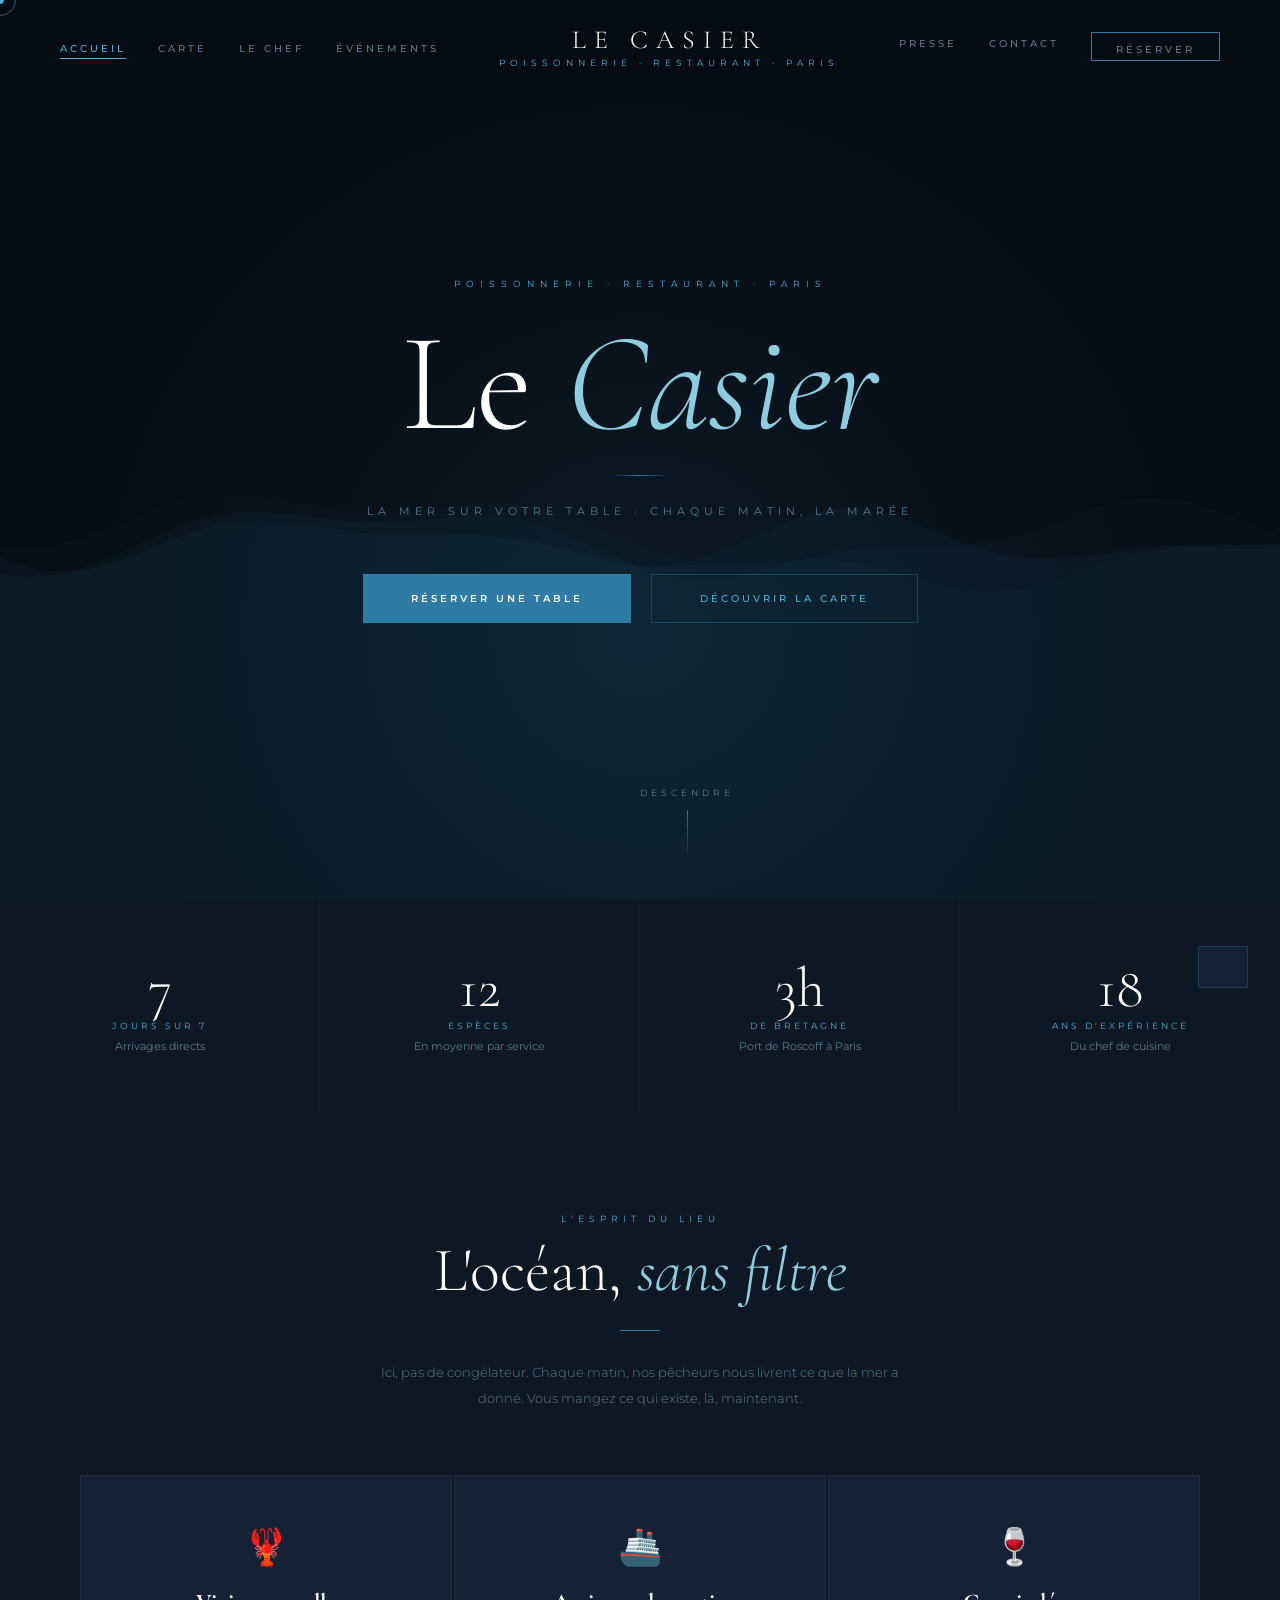
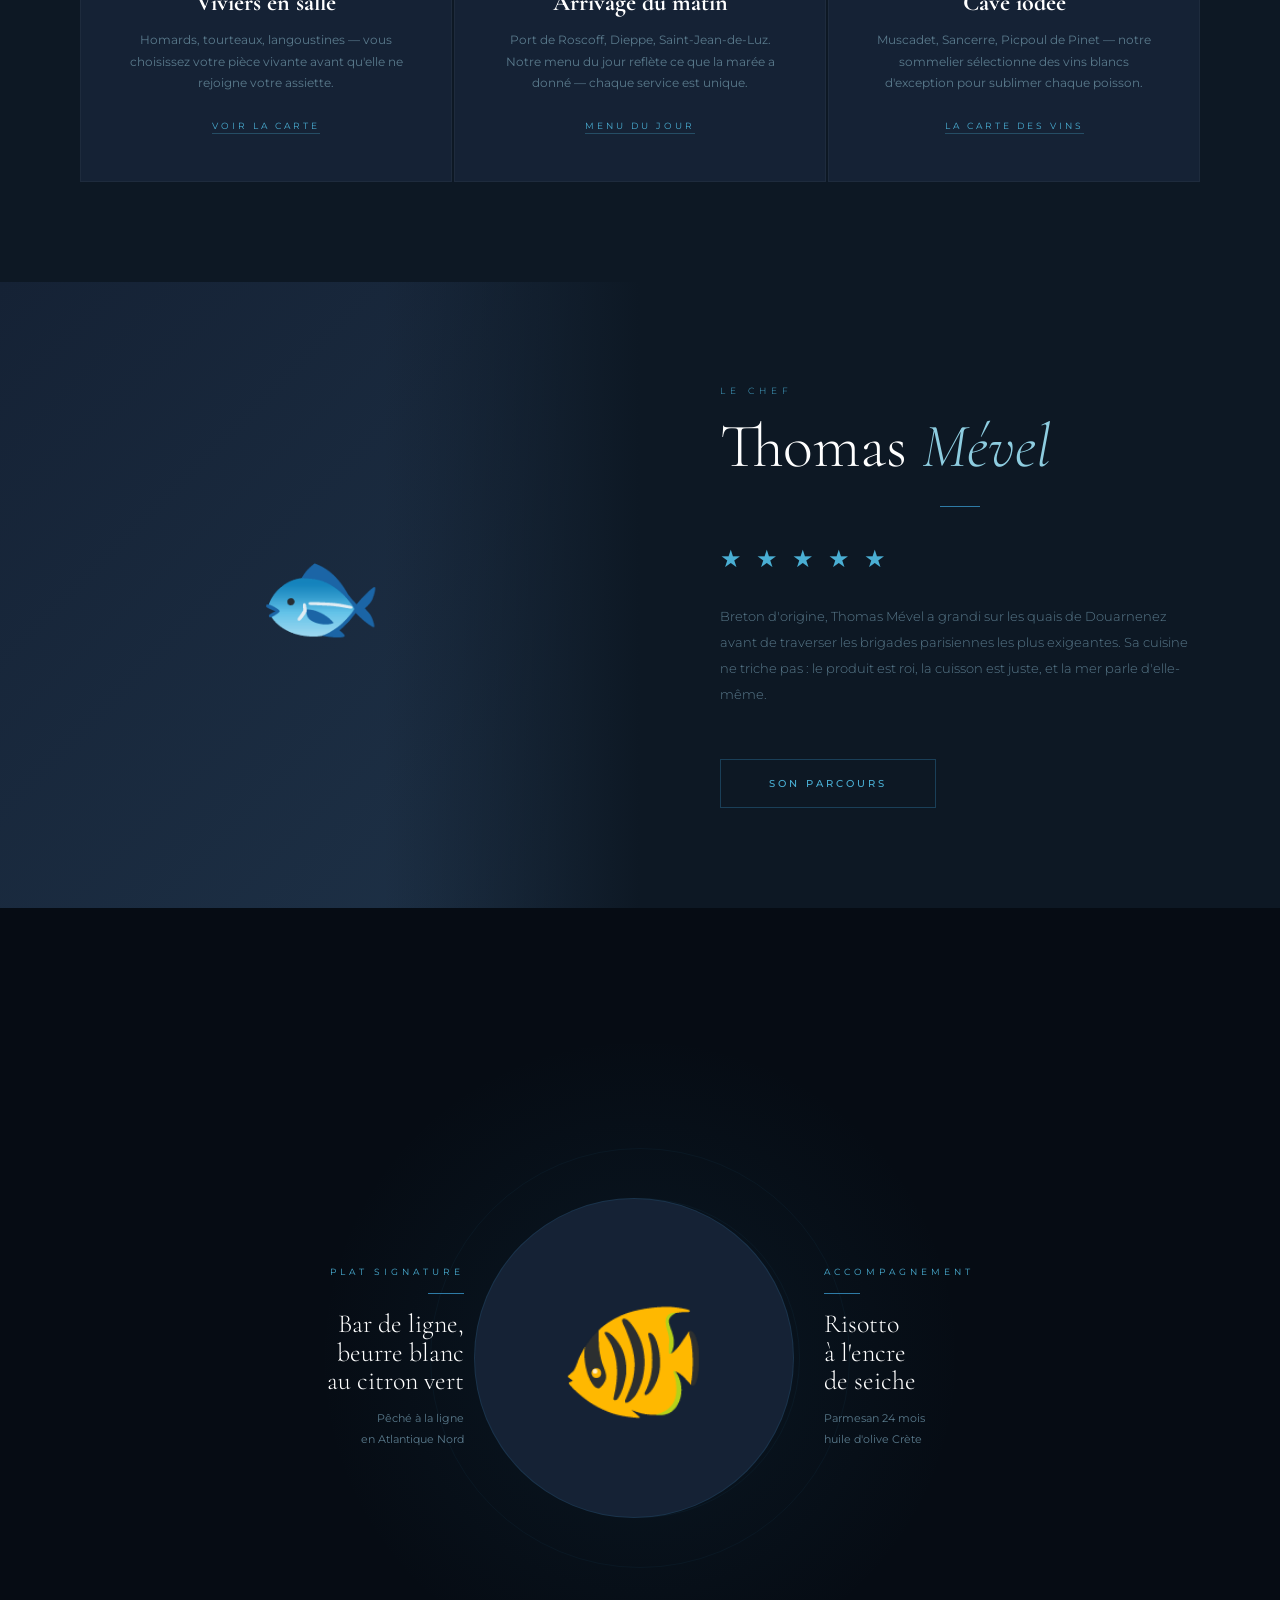
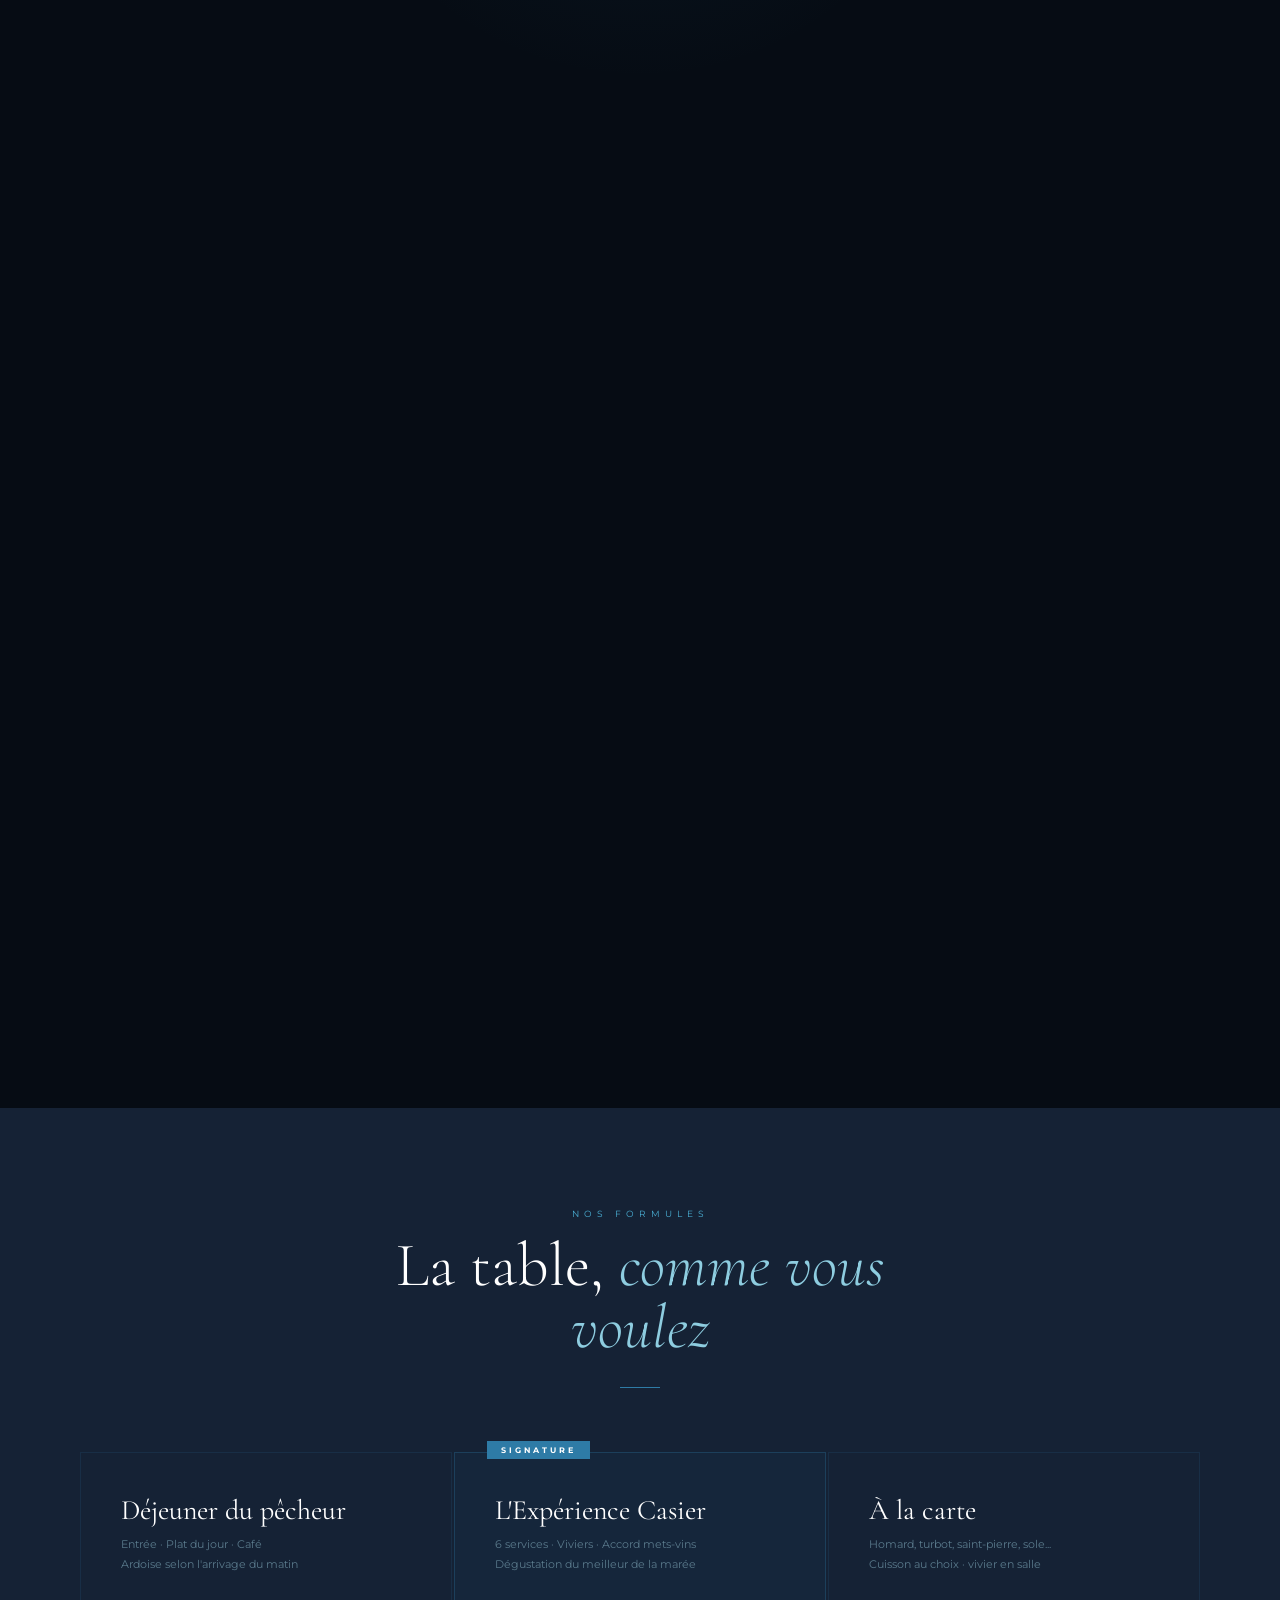
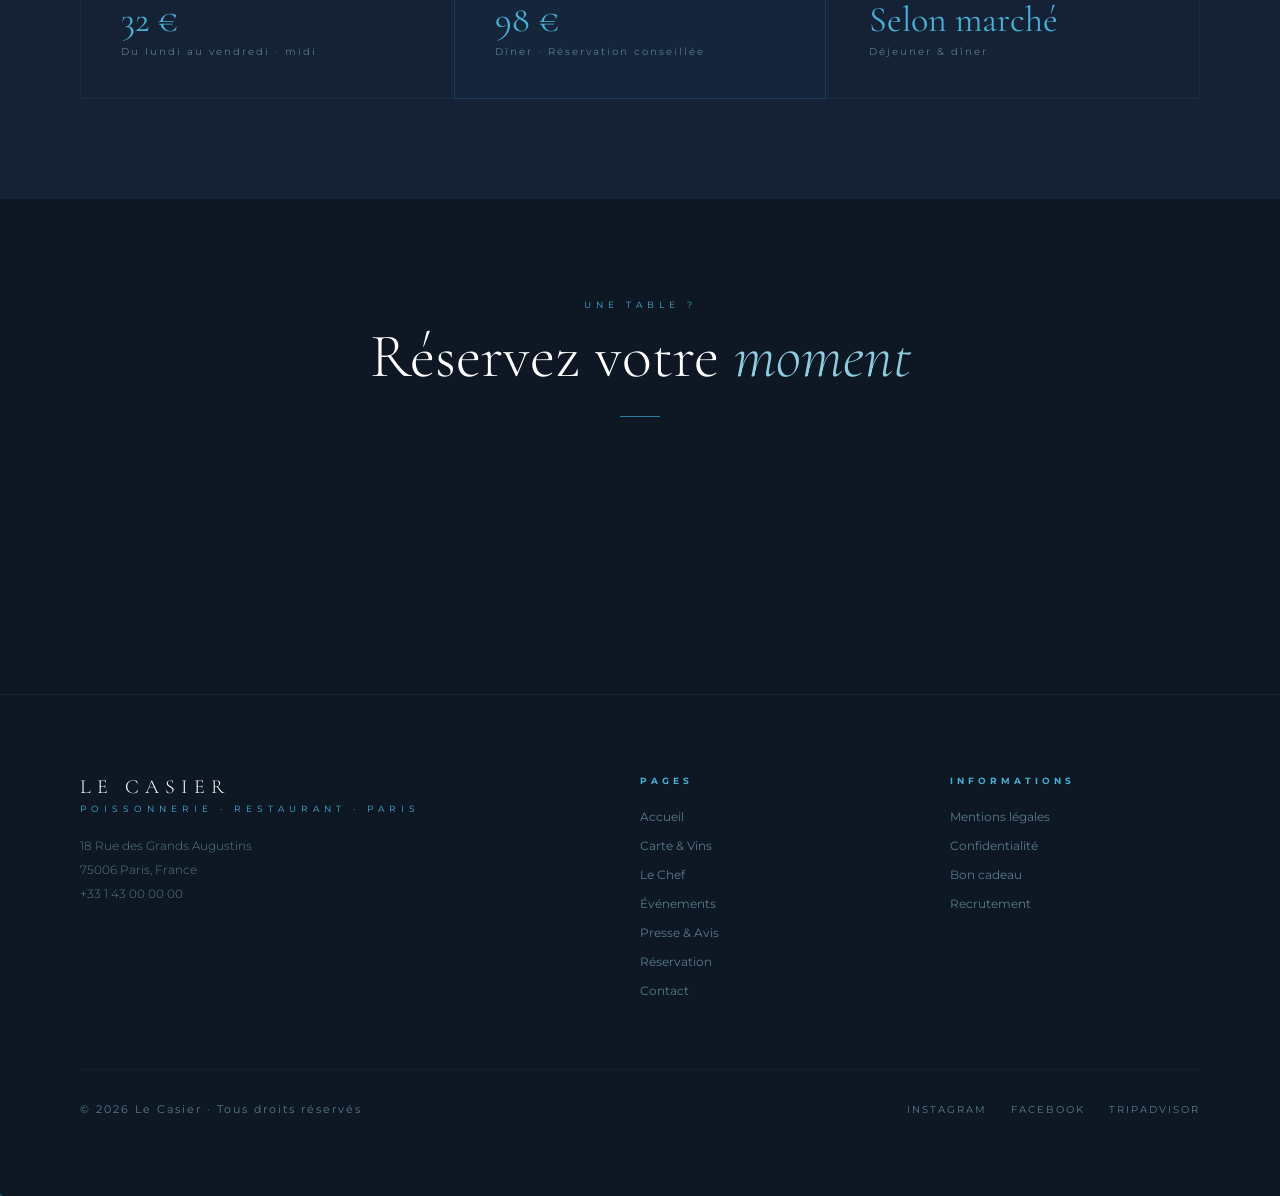
<file: index.html>
<!DOCTYPE html>
<html lang="fr">
<head>
<meta charset="UTF-8">
<meta name="viewport" content="width=device-width, initial-scale=1.0">
<title>Le Casier — Restaurant de la Mer · Paris</title>
<link rel="stylesheet" href="style.css">
<style>

/* HERO */
.hero { min-height: 100vh; display: flex; align-items: center; justify-content: center; position: relative; overflow: hidden; background: var(--noir); }
.hero canvas { position: absolute; inset: 0; width: 100%; height: 100%; }
.hero-bg { position: absolute; inset: 0; background: radial-gradient(ellipse at 50% 70%, rgba(46,123,166,0.12) 0%, transparent 60%); }
.hero-content { text-align: center; position: relative; z-index: 2; padding: 0 20px; }
.hero-eyebrow { font-size: 9px; letter-spacing: 6px; color: var(--bleu-clair); text-transform: uppercase; margin-bottom: 32px; opacity: 0; animation: fadeUp 1s 0.3s ease forwards; }
.hero-title { font-family: 'Cormorant Garamond', serif; font-size: clamp(64px, 11vw, 140px); font-weight: 300; line-height: 0.9; color: #fff; margin-bottom: 28px; opacity: 0; animation: fadeUp 1s 0.5s ease forwards; }
.hero-title em { font-style: italic; color: var(--bleu-pale); }
.hero-divider { width: 60px; height: 1px; background: linear-gradient(to right, transparent, var(--bleu), transparent); margin: 0 auto 28px; opacity: 0; animation: fadeUp 1s 0.7s ease forwards; }
.hero-sub { font-size: 11px; letter-spacing: 5px; color: var(--texte-doux); text-transform: uppercase; margin-bottom: 56px; opacity: 0; animation: fadeUp 1s 0.9s ease forwards; }
.hero-cta { display: flex; gap: 20px; justify-content: center; flex-wrap: wrap; opacity: 0; animation: fadeUp 1s 1.1s ease forwards; }
.hero-scroll { position: absolute; bottom: 40px; left: 50%; transform: translateX(-50%); display: flex; flex-direction: column; align-items: center; gap: 12px; color: var(--texte-doux); font-size: 9px; letter-spacing: 4px; text-transform: uppercase; opacity: 0; animation: fadeUp 1s 1.5s ease forwards; }
.scroll-bar { width: 1px; height: 50px; background: linear-gradient(to bottom, var(--bleu), transparent); animation: scrollAnim 2s ease-in-out infinite; }
@keyframes scrollAnim { 0%,100% { opacity: 0.3; } 50% { opacity: 1; } }
@keyframes fadeUp { from { opacity: 0; transform: translateY(24px); } to { opacity: 1; transform: translateY(0); } }

/* HIGHLIGHTS */
.highlights { background: var(--nuit); padding: 100px 80px; }
.highlights-grid { display: grid; grid-template-columns: repeat(3,1fr); gap: 2px; margin-top: 64px; }
.highlight-card { background: var(--profond); border: 1px solid rgba(255,255,255,0.04); padding: 48px 36px; text-align: center; transition: all 0.3s; position: relative; overflow: hidden; }
.highlight-card::after { content: ''; position: absolute; bottom: 0; left: 0; right: 0; height: 2px; background: linear-gradient(to right, transparent, var(--bleu), transparent); transform: scaleX(0); transition: transform 0.4s; }
.highlight-card:hover { background: rgba(46,123,166,0.05); }
.highlight-card:hover::after { transform: scaleX(1); }
.highlight-icon { font-size: 36px; margin-bottom: 20px; display: block; }
.highlight-title { font-family: 'Cormorant Garamond', serif; font-size: 24px; color: #fff; margin-bottom: 12px; }
.highlight-text { font-size: 12px; color: var(--texte-doux); line-height: 1.8; margin-bottom: 20px; }
.highlight-link { font-size: 9px; letter-spacing: 3px; color: var(--bleu-clair); text-decoration: none; text-transform: uppercase; border-bottom: 1px solid rgba(74,175,212,0.3); padding-bottom: 2px; transition: border-color 0.3s; }
.highlight-link:hover { border-color: var(--bleu-clair); }

/* EXPERIENCE */
.experience { display: grid; grid-template-columns: 1fr 1fr; min-height: 600px; }
.experience-visual { background: linear-gradient(135deg, var(--profond), var(--brume)); display: flex; align-items: center; justify-content: center; font-size: 100px; position: relative; }
.experience-visual::after { content: ''; position: absolute; inset: 0; background: linear-gradient(to right, transparent 60%, var(--nuit)); }
.experience-text { background: var(--nuit); padding: 100px 80px; display: flex; flex-direction: column; justify-content: center; }
.experience-text .section-intro { max-width: 100%; margin-bottom: 40px; }
.stars { color: var(--bleu-clair); font-size: 24px; letter-spacing: 4px; margin-bottom: 20px; }

/* SIGNATURES */
.signatures { background: var(--profond); padding: 100px 80px; }
.sign-grid { display: grid; grid-template-columns: repeat(3,1fr); gap: 2px; margin-top: 64px; }
.sign-card { border: 1px solid rgba(46,123,166,0.15); padding: 40px; position: relative; }
.sign-card.featured { background: rgba(46,123,166,0.05); border-color: rgba(46,123,166,0.3); }
.sign-badge { position: absolute; top: -12px; left: 32px; background: var(--bleu); color: #fff; font-size: 8px; font-weight: 700; letter-spacing: 3px; text-transform: uppercase; padding: 4px 14px; }
.sign-name { font-family: 'Cormorant Garamond', serif; font-size: 28px; color: #fff; margin-bottom: 8px; }
.sign-desc { font-size: 11px; color: var(--texte-doux); line-height: 1.8; margin-bottom: 24px; }
.sign-price { font-family: 'Cormorant Garamond', serif; font-size: 36px; color: var(--bleu-clair); margin-bottom: 4px; }
.sign-detail { font-size: 10px; color: var(--texte-doux); letter-spacing: 2px; }

/* SECTION POISSON STICKY */
.section-poisson { min-height: 200vh; position: relative; }
.sticky-container { position: sticky; top: 0; height: 100vh; width: 100%; display: flex; align-items: center; justify-content: center; overflow: hidden; background: var(--noir); }
.poisson-wrapper { position: relative; display: flex; align-items: center; justify-content: center; gap: 60px; }
.glow-poisson { position: absolute; width: 700px; height: 700px; background: radial-gradient(circle, rgba(46,123,166,0.1) 0%, transparent 65%); border-radius: 50%; pointer-events: none; animation: glowPulse 3s ease-in-out infinite; }
@keyframes glowPulse { 0%,100% { opacity: 0.5; transform: scale(1); } 50% { opacity: 1; transform: scale(1.15); } }
.ring-poisson { position: absolute; border-radius: 50%; border: 1px solid rgba(46,123,166,0.07); pointer-events: none; animation: ringRotate 25s linear infinite; }
@keyframes ringRotate { from { transform: rotate(0deg); } to { transform: rotate(360deg); } }
.poisson-info-left, .poisson-info-right { max-width: 200px; opacity: 0; }
.poisson-info-left { text-align: right; }
.poisson-tag { font-size: 9px; letter-spacing: 4px; color: var(--bleu-clair); text-transform: uppercase; margin-bottom: 12px; }
.poisson-name { font-family: 'Cormorant Garamond', serif; font-size: 26px; font-weight: 300; color: #fff; margin-bottom: 12px; line-height: 1.1; }
.poisson-desc { font-size: 11px; color: var(--texte-doux); line-height: 1.9; }
.poisson-line { width: 36px; height: 1px; background: var(--bleu); margin: 16px 0; }
.poisson-line-right { width: 36px; height: 1px; background: var(--bleu); margin: 16px 0 16px auto; }
@media(max-width:768px) { #poisson-img { width: 300px !important; height: 300px !important; } .poisson-info-left, .poisson-info-right { display: none; } }

/* STATS */
.stats { display: grid; grid-template-columns: repeat(4,1fr); background: var(--nuit); }
.stat { padding: 60px 40px; text-align: center; border-right: 1px solid rgba(46,123,166,0.1); }
.stat:last-child { border-right: none; }
.stat-number { font-family: 'Cormorant Garamond', serif; font-size: 56px; font-weight: 300; color: #fff; line-height: 1; }
.stat-unit { font-size: 9px; letter-spacing: 3px; color: var(--bleu-clair); text-transform: uppercase; display: block; margin-top: 4px; }
.stat-label { font-size: 11px; color: var(--texte-doux); margin-top: 8px; }

@media(max-width:768px) {
  .highlights-grid, .sign-grid { grid-template-columns: 1fr; }
  .experience { grid-template-columns: 1fr; }
  .experience-visual { min-height: 300px; }
  .experience-visual::after { background: linear-gradient(to top, var(--nuit), transparent); }
  .stats { grid-template-columns: repeat(2,1fr); }
  .highlights { padding: 60px 24px; }
  .signatures { padding: 60px 24px; }
  .experience-text { padding: 60px 24px; }
}
</style>
</head>
<body>
<div class="page-transition"></div>

<!-- NAV -->
<div class="cursor" id="cursor"></div>
<div class="cursor-ring" id="cursorRing"></div>
<nav id="navbar">
  <ul class="nav-links">
    <li><a href="index.html" class="active">Accueil</a></li>
    <li><a href="menu.html">Carte</a></li>
    <li><a href="chef.html">Le Chef</a></li>
    <li><a href="evenements.html">Événements</a></li>
  </ul>
  <a href="index.html" class="nav-logo">
    <div class="nav-logo-name">Le Casier</div>
    <div class="nav-logo-sub">Poissonnerie · Restaurant · Paris</div>
  </a>
  <ul class="nav-links" style="justify-content:flex-end;">
    <li><a href="presse.html">Presse</a></li>
    <li><a href="contact.html">Contact</a></li>
    <li><a href="reservation.html" class="nav-reserve">Réserver</a></li>
  </ul>
</nav>

<!-- HERO -->
<section class="hero">
  <canvas id="waveCanvas"></canvas>
  <div class="hero-bg"></div>
  <div class="hero-content">
    <p class="hero-eyebrow">Poissonnerie · Restaurant · Paris</p>
    <h1 class="hero-title">Le <em>Casier</em></h1>
    <div class="hero-divider"></div>
    <p class="hero-sub">La mer sur votre table · Chaque matin, la marée</p>
    <div class="hero-cta">
      <a href="reservation.html" class="btn-blue">Réserver une table</a>
      <a href="menu.html" class="btn-ghost">Découvrir la carte</a>
    </div>
  </div>
  <div class="hero-scroll">
    <span>Descendre</span>
    <div class="scroll-bar"></div>
  </div>
</section>

<!-- STATS -->
<div class="stats">
  <div class="stat reveal"><span class="stat-number">7</span><span class="stat-unit">Jours sur 7</span><p class="stat-label">Arrivages directs</p></div>
  <div class="stat reveal"><span class="stat-number">12</span><span class="stat-unit">Espèces</span><p class="stat-label">En moyenne par service</p></div>
  <div class="stat reveal"><span class="stat-number">3h</span><span class="stat-unit">De Bretagne</span><p class="stat-label">Port de Roscoff à Paris</p></div>
  <div class="stat reveal"><span class="stat-number">18</span><span class="stat-unit">Ans d'expérience</span><p class="stat-label">Du chef de cuisine</p></div>
</div>

<!-- HIGHLIGHTS -->
<section class="highlights">
  <div style="text-align:center; max-width:600px; margin:0 auto;">
    <p class="section-eyebrow reveal">L'esprit du lieu</p>
    <h2 class="section-title reveal">L'océan, <em>sans filtre</em></h2>
    <div class="blue-line reveal"></div>
    <p class="section-intro reveal" style="margin:0 auto;">Ici, pas de congélateur. Chaque matin, nos pêcheurs nous livrent ce que la mer a donné. Vous mangez ce qui existe, là, maintenant.</p>
  </div>
  <div class="highlights-grid" style="margin-top:64px;">
    <div class="highlight-card reveal">
      <span class="highlight-icon">🦞</span>
      <h3 class="highlight-title">Viviers en salle</h3>
      <p class="highlight-text">Homards, tourteaux, langoustines — vous choisissez votre pièce vivante avant qu'elle ne rejoigne votre assiette.</p>
      <a href="menu.html" class="highlight-link">Voir la carte</a>
    </div>
    <div class="highlight-card reveal">
      <span class="highlight-icon">🚢</span>
      <h3 class="highlight-title">Arrivage du matin</h3>
      <p class="highlight-text">Port de Roscoff, Dieppe, Saint-Jean-de-Luz. Notre menu du jour reflète ce que la marée a donné — chaque service est unique.</p>
      <a href="menu.html" class="highlight-link">Menu du jour</a>
    </div>
    <div class="highlight-card reveal">
      <span class="highlight-icon">🍷</span>
      <h3 class="highlight-title">Cave iodée</h3>
      <p class="highlight-text">Muscadet, Sancerre, Picpoul de Pinet — notre sommelier sélectionne des vins blancs d'exception pour sublimer chaque poisson.</p>
      <a href="menu.html" class="highlight-link">La carte des vins</a>
    </div>
  </div>
</section>

<!-- EXPERIENCE -->
<div class="experience">
  <div class="experience-visual">
    <span style="position:relative;z-index:2;">🐟</span>
  </div>
  <div class="experience-text">
    <div class="section-intro">
      <p class="section-eyebrow reveal">Le Chef</p>
      <h2 class="section-title reveal">Thomas <em>Mével</em></h2>
      <div class="blue-line reveal"></div>
      <div class="stars reveal">★ ★ ★ ★ ★</div>
      <p class="reveal">Breton d'origine, Thomas Mével a grandi sur les quais de Douarnenez avant de traverser les brigades parisiennes les plus exigeantes. Sa cuisine ne triche pas : le produit est roi, la cuisson est juste, et la mer parle d'elle-même.</p>
    </div>
    <a href="chef.html" class="btn-ghost reveal" style="width:fit-content;margin-top:12px;">Son parcours</a>
  </div>
</div>

<!-- PLAT SIGNATURE STICKY -->
<section class="section-poisson">
  <div class="sticky-container">
    <div class="poisson-wrapper">
      <div class="glow-poisson"></div>
      <div class="ring-poisson" id="ring1" style="width:420px;height:420px;"></div>
      <div class="ring-poisson" id="ring2" style="width:320px;height:320px;animation-direction:reverse;animation-duration:18s;"></div>
      <div class="poisson-info-left" id="poissonLeft">
        <p class="poisson-tag">Plat signature</p>
        <div class="poisson-line-right"></div>
        <h3 class="poisson-name">Bar de ligne,<br>beurre blanc<br>au citron vert</h3>
        <p class="poisson-desc">Pêché à la ligne<br>en Atlantique Nord</p>
      </div>
      <div style="position:relative;z-index:2;width:320px;height:320px;border-radius:50%;background:var(--profond);border:1px solid rgba(46,123,166,0.2);display:flex;align-items:center;justify-content:center;font-size:120px;">
        🐠
      </div>
      <div class="poisson-info-right" id="poissonRight">
        <p class="poisson-tag">Accompagnement</p>
        <div class="poisson-line"></div>
        <h3 class="poisson-name">Risotto<br>à l'encre<br>de seiche</h3>
        <p class="poisson-desc">Parmesan 24 mois<br>huile d'olive Crète</p>
      </div>
    </div>
  </div>
</section>

<!-- SIGNATURES / MENUS -->
<section class="signatures">
  <div style="text-align:center;max-width:600px;margin:0 auto 0;">
    <p class="section-eyebrow reveal">Nos formules</p>
    <h2 class="section-title reveal">La table, <em>comme vous voulez</em></h2>
    <div class="blue-line reveal"></div>
  </div>
  <div class="sign-grid" style="margin-top:64px;">
    <div class="sign-card reveal">
      <p class="sign-name">Déjeuner du pêcheur</p>
      <p class="sign-desc">Entrée · Plat du jour · Café<br>Ardoise selon l'arrivage du matin</p>
      <p class="sign-price">32 €</p>
      <p class="sign-detail">Du lundi au vendredi · midi</p>
    </div>
    <div class="sign-card featured reveal">
      <div class="sign-badge">Signature</div>
      <p class="sign-name">L'Expérience Casier</p>
      <p class="sign-desc">6 services · Viviers · Accord mets-vins<br>Dégustation du meilleur de la marée</p>
      <p class="sign-price">98 €</p>
      <p class="sign-detail">Dîner · Réservation conseillée</p>
    </div>
    <div class="sign-card reveal">
      <p class="sign-name">À la carte</p>
      <p class="sign-desc">Homard, turbot, saint-pierre, sole...<br>Cuisson au choix · vivier en salle</p>
      <p class="sign-price">Selon marché</p>
      <p class="sign-detail">Déjeuner & dîner</p>
    </div>
  </div>
</section>

<!-- CTA FINAL -->
<section class="section" style="background:var(--nuit);text-align:center;">
  <p class="section-eyebrow reveal">Une table ?</p>
  <h2 class="section-title reveal">Réservez votre <em>moment</em></h2>
  <div class="blue-line reveal"></div>
  <p class="section-intro reveal" style="margin:0 auto 48px;">Le Casier accueille jusqu'à 40 couverts par service. Les tables en vivier sont disponibles sur réservation uniquement.</p>
  <a href="reservation.html" class="btn-blue reveal">Réserver en ligne</a>
</section>

<!-- FOOTER -->
<footer>
  <div class="footer-inner">
    <div class="footer-brand">
      <div class="nav-logo-name" style="font-size:20px;letter-spacing:6px;">Le Casier</div>
      <div class="nav-logo-sub" style="margin-top:4px;">Poissonnerie · Restaurant · Paris</div>
      <p>18 Rue des Grands Augustins<br>75006 Paris, France<br>+33 1 43 00 00 00</p>
    </div>
    <div class="footer-links">
      <h4>Pages</h4>
      <ul>
        <li><a href="index.html">Accueil</a></li>
        <li><a href="menu.html">Carte & Vins</a></li>
        <li><a href="chef.html">Le Chef</a></li>
        <li><a href="evenements.html">Événements</a></li>
        <li><a href="presse.html">Presse & Avis</a></li>
        <li><a href="reservation.html">Réservation</a></li>
        <li><a href="contact.html">Contact</a></li>
      </ul>
    </div>
    <div class="footer-links">
      <h4>Informations</h4>
      <ul>
        <li><a href="#">Mentions légales</a></li>
        <li><a href="#">Confidentialité</a></li>
        <li><a href="#">Bon cadeau</a></li>
        <li><a href="#">Recrutement</a></li>
      </ul>
    </div>
  </div>
  <div class="footer-bottom">
    <p>© 2026 Le Casier · Tous droits réservés</p>
    <div class="footer-social">
      <a href="#">Instagram</a>
      <a href="#">Facebook</a>
      <a href="#">TripAdvisor</a>
    </div>
  </div>
</footer>
<div class="notif" id="notif"><div class="notif-title"></div><div class="notif-text"></div></div>
<script src="main.js"></script>
<script>
// Animation sticky poisson
const poissonSection = document.querySelector('.section-poisson');
const leftInfo  = document.getElementById('poissonLeft');
const rightInfo = document.getElementById('poissonRight');
if (poissonSection) {
  window.addEventListener('scroll', () => {
    const rect = poissonSection.getBoundingClientRect();
    const progress = Math.max(0, Math.min(1, (-rect.top) / (rect.height - window.innerHeight)));
    if (progress > 0.2) { leftInfo.style.opacity = Math.min(1,(progress-0.2)/0.3); leftInfo.style.transform = `translateX(${(1-(progress-0.2)/0.3)*-30}px)`; }
    if (progress > 0.4) { rightInfo.style.opacity = Math.min(1,(progress-0.4)/0.3); rightInfo.style.transform = `translateX(${(1-(progress-0.4)/0.3)*30}px)`; }
  });
}
</script>
</body>
</html>
</file>
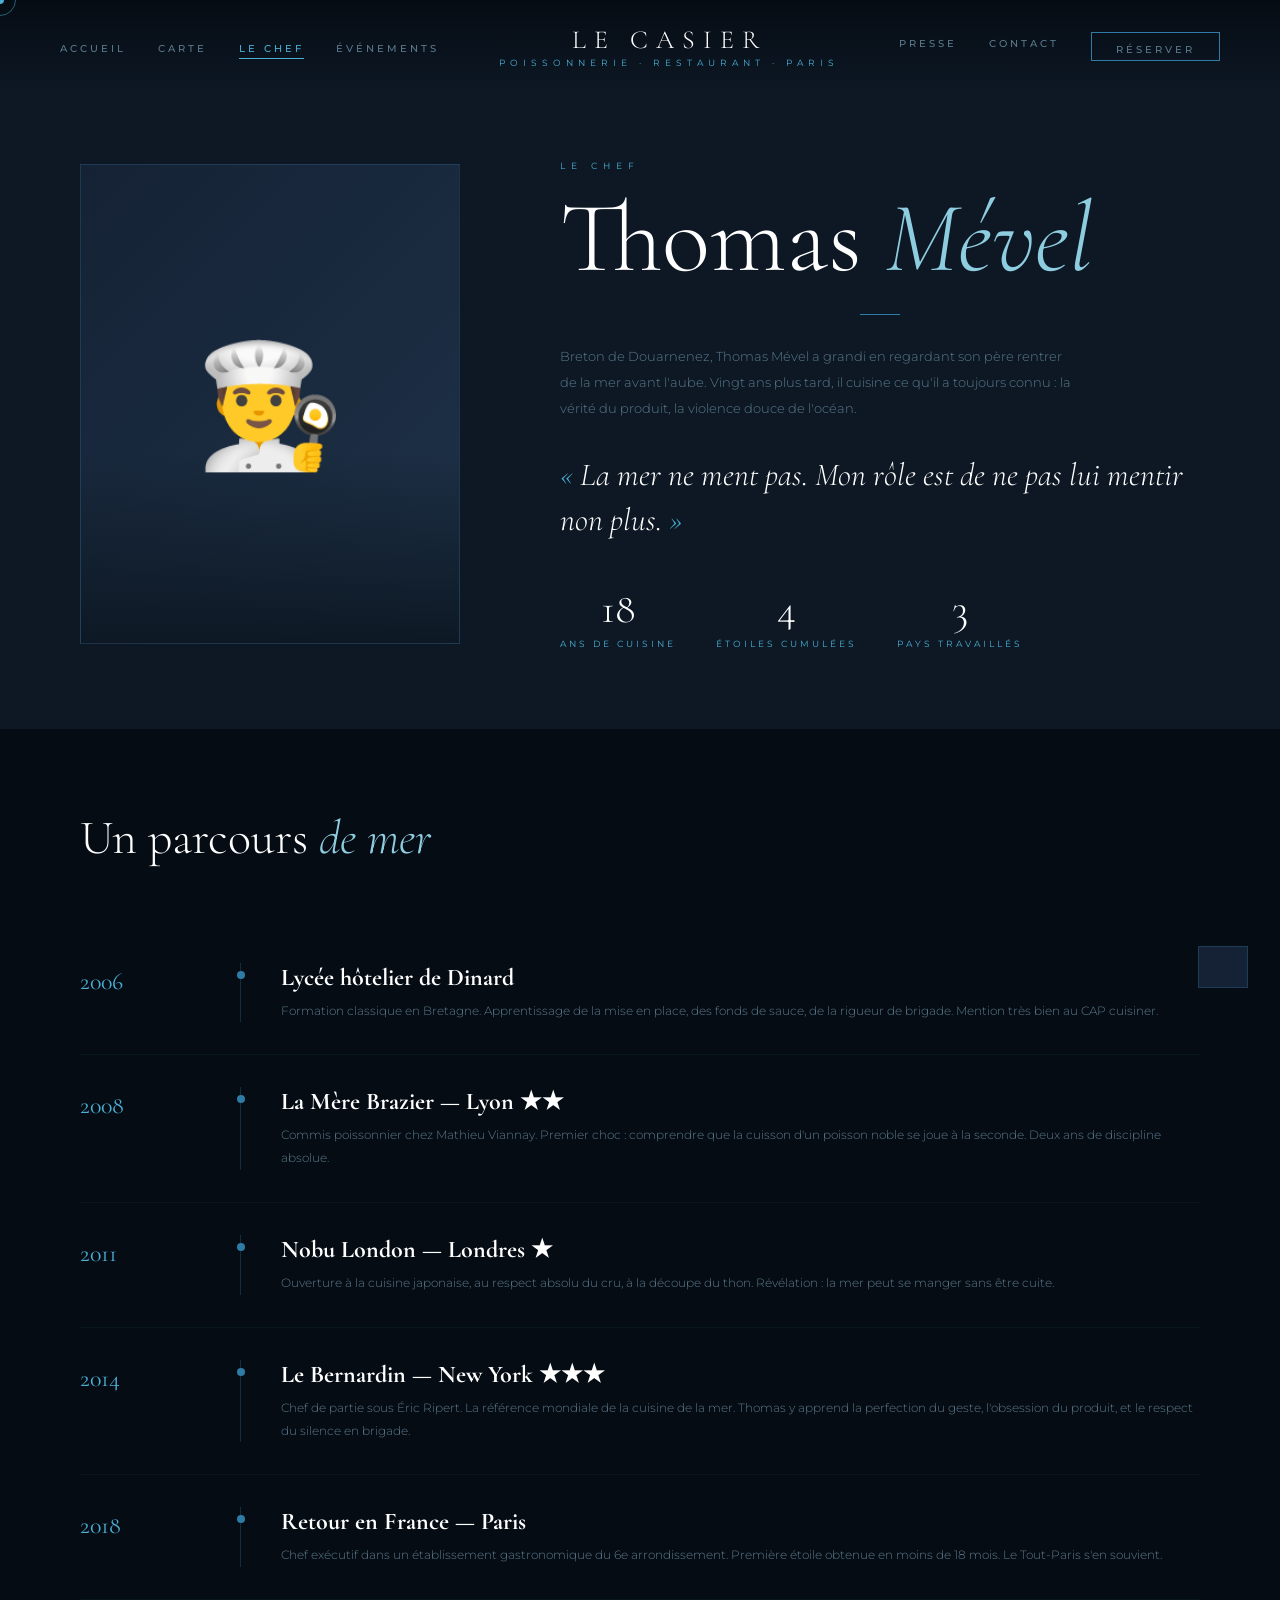
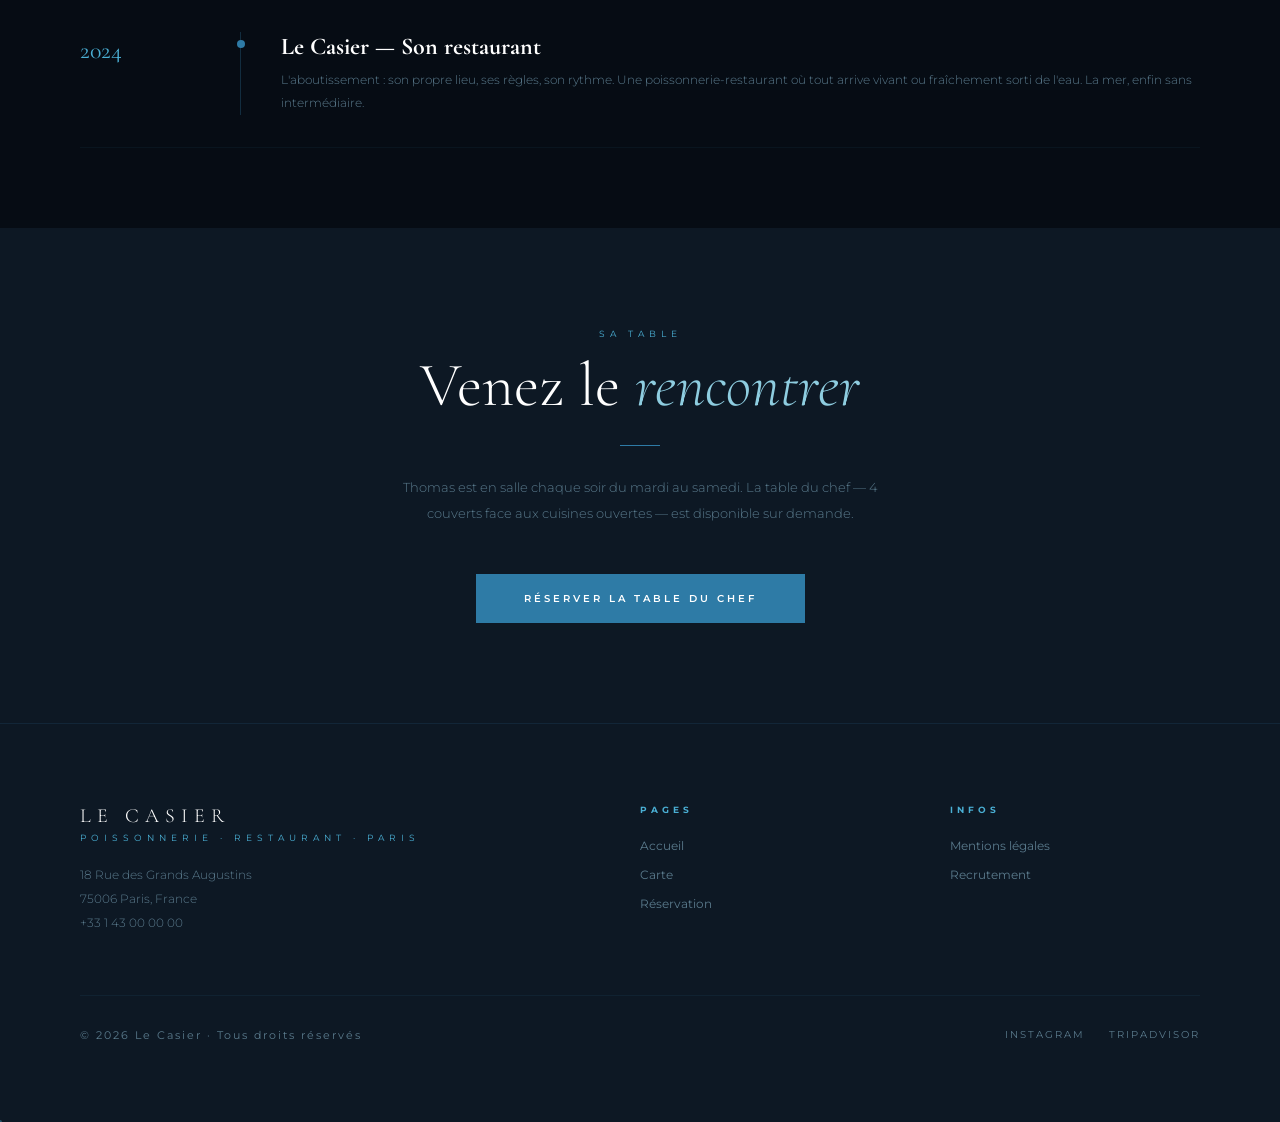
<file: chef.html>
<!DOCTYPE html>
<html lang="fr">
<head>
<meta charset="UTF-8">
<meta name="viewport" content="width=device-width, initial-scale=1.0">
<title>Le Chef — Le Casier</title>
<link rel="stylesheet" href="style.css">
<style>
.chef-hero { min-height: 60vh; background: var(--nuit); display: flex; align-items: center; padding: 160px 80px 80px; gap: 100px; }
.chef-visual { width: 380px; height: 480px; flex-shrink: 0; background: linear-gradient(135deg, var(--profond), var(--brume)); display: flex; align-items: center; justify-content: center; font-size: 120px; border: 1px solid rgba(46,123,166,0.2); position: relative; overflow: hidden; }
.chef-visual::after { content: ''; position: absolute; inset: 0; background: linear-gradient(to bottom, transparent 60%, var(--nuit)); }
.chef-intro { flex: 1; }
.chef-quote { font-family: 'Cormorant Garamond', serif; font-size: 32px; font-weight: 300; color: #fff; line-height: 1.4; font-style: italic; margin: 32px 0; }
.chef-quote::before { content: '«\00a0'; color: var(--bleu-clair); }
.chef-quote::after  { content: '\00a0»'; color: var(--bleu-clair); }
.chef-stat-row { display: flex; gap: 40px; margin-top: 40px; }
.chef-stat-item { text-align: center; }
.chef-stat-num { font-family:'Cormorant Garamond',serif; font-size:42px; font-weight:300; color:#fff; }
.chef-stat-label { font-size:9px; letter-spacing:3px; color:var(--bleu-clair); text-transform:uppercase; margin-top:4px; }
.timeline { padding: 80px; background: var(--noir); }
.timeline-title { font-family:'Cormorant Garamond',serif; font-size:48px; font-weight:300; color:#fff; margin-bottom:64px; }
.timeline-title em { color:var(--bleu-pale); font-style:italic; }
.timeline-items { display:flex; flex-direction:column; gap:0; }
.timeline-item { display:grid; grid-template-columns: 120px 1px 1fr; gap: 0 40px; padding:32px 0; border-bottom:1px solid rgba(46,123,166,0.08); }
.timeline-year { font-family:'Cormorant Garamond',serif; font-size:24px; color:var(--bleu-clair); align-self:start; padding-top:4px; }
.timeline-dot { width:1px; background: rgba(46,123,166,0.3); position:relative; }
.timeline-dot::before { content:''; position:absolute; top:8px; left:50%; transform:translateX(-50%); width:8px; height:8px; background:var(--bleu); border-radius:50%; }
.timeline-content h3 { font-family:'Cormorant Garamond',serif; font-size:24px; color:#fff; margin-bottom:8px; }
.timeline-content p { font-size:12px; color:var(--texte-doux); line-height:1.9; font-weight:300; }
@media(max-width:768px) { .chef-hero { flex-direction:column; padding:120px 24px 60px; gap:40px; } .chef-visual { width:100%; height:280px; } .timeline { padding:60px 24px; } .timeline-item { grid-template-columns: 80px 1px 1fr; } }
</style>
</head>
<body>
<div class="page-transition"></div>
<div class="cursor" id="cursor"></div>
<div class="cursor-ring" id="cursorRing"></div>

<nav id="navbar">
  <ul class="nav-links">
    <li><a href="index.html">Accueil</a></li>
    <li><a href="menu.html">Carte</a></li>
    <li><a href="chef.html" class="active">Le Chef</a></li>
    <li><a href="evenements.html">Événements</a></li>
  </ul>
  <a href="index.html" class="nav-logo">
    <div class="nav-logo-name">Le Casier</div>
    <div class="nav-logo-sub">Poissonnerie · Restaurant · Paris</div>
  </a>
  <ul class="nav-links" style="justify-content:flex-end;">
    <li><a href="presse.html">Presse</a></li>
    <li><a href="contact.html">Contact</a></li>
    <li><a href="reservation.html" class="nav-reserve">Réserver</a></li>
  </ul>
</nav>

<div class="chef-hero">
  <div class="chef-visual reveal"><span style="position:relative;z-index:2;">👨‍🍳</span></div>
  <div class="chef-intro">
    <p class="page-eyebrow reveal">Le Chef</p>
    <h1 class="page-title reveal">Thomas <em>Mével</em></h1>
    <div class="blue-line reveal"></div>
    <p class="section-intro reveal">Breton de Douarnenez, Thomas Mével a grandi en regardant son père rentrer de la mer avant l'aube. Vingt ans plus tard, il cuisine ce qu'il a toujours connu : la vérité du produit, la violence douce de l'océan.</p>
    <p class="chef-quote reveal">La mer ne ment pas. Mon rôle est de ne pas lui mentir non plus.</p>
    <div class="chef-stat-row">
      <div class="chef-stat-item reveal"><div class="chef-stat-num">18</div><p class="chef-stat-label">Ans de cuisine</p></div>
      <div class="chef-stat-item reveal"><div class="chef-stat-num">4</div><p class="chef-stat-label">Étoiles cumulées</p></div>
      <div class="chef-stat-item reveal"><div class="chef-stat-num">3</div><p class="chef-stat-label">Pays travaillés</p></div>
    </div>
  </div>
</div>

<div class="timeline">
  <h2 class="timeline-title reveal">Un parcours <em>de mer</em></h2>
  <div class="timeline-items">
    <div class="timeline-item reveal">
      <div class="timeline-year">2006</div>
      <div class="timeline-dot"></div>
      <div class="timeline-content">
        <h3>Lycée hôtelier de Dinard</h3>
        <p>Formation classique en Bretagne. Apprentissage de la mise en place, des fonds de sauce, de la rigueur de brigade. Mention très bien au CAP cuisiner.</p>
      </div>
    </div>
    <div class="timeline-item reveal">
      <div class="timeline-year">2008</div>
      <div class="timeline-dot"></div>
      <div class="timeline-content">
        <h3>La Mère Brazier — Lyon ★★</h3>
        <p>Commis poissonnier chez Mathieu Viannay. Premier choc : comprendre que la cuisson d'un poisson noble se joue à la seconde. Deux ans de discipline absolue.</p>
      </div>
    </div>
    <div class="timeline-item reveal">
      <div class="timeline-year">2011</div>
      <div class="timeline-dot"></div>
      <div class="timeline-content">
        <h3>Nobu London — Londres ★</h3>
        <p>Ouverture à la cuisine japonaise, au respect absolu du cru, à la découpe du thon. Révélation : la mer peut se manger sans être cuite.</p>
      </div>
    </div>
    <div class="timeline-item reveal">
      <div class="timeline-year">2014</div>
      <div class="timeline-dot"></div>
      <div class="timeline-content">
        <h3>Le Bernardin — New York ★★★</h3>
        <p>Chef de partie sous Éric Ripert. La référence mondiale de la cuisine de la mer. Thomas y apprend la perfection du geste, l'obsession du produit, et le respect du silence en brigade.</p>
      </div>
    </div>
    <div class="timeline-item reveal">
      <div class="timeline-year">2018</div>
      <div class="timeline-dot"></div>
      <div class="timeline-content">
        <h3>Retour en France — Paris</h3>
        <p>Chef exécutif dans un établissement gastronomique du 6e arrondissement. Première étoile obtenue en moins de 18 mois. Le Tout-Paris s'en souvient.</p>
      </div>
    </div>
    <div class="timeline-item reveal">
      <div class="timeline-year">2024</div>
      <div class="timeline-dot"></div>
      <div class="timeline-content">
        <h3>Le Casier — Son restaurant</h3>
        <p>L'aboutissement : son propre lieu, ses règles, son rythme. Une poissonnerie-restaurant où tout arrive vivant ou fraîchement sorti de l'eau. La mer, enfin sans intermédiaire.</p>
      </div>
    </div>
  </div>
</div>

<section class="section" style="background:var(--nuit);text-align:center;">
  <p class="section-eyebrow reveal">Sa table</p>
  <h2 class="section-title reveal">Venez le <em>rencontrer</em></h2>
  <div class="blue-line reveal"></div>
  <p class="section-intro reveal" style="margin:0 auto 48px;">Thomas est en salle chaque soir du mardi au samedi. La table du chef — 4 couverts face aux cuisines ouvertes — est disponible sur demande.</p>
  <a href="reservation.html" class="btn-blue reveal">Réserver la table du chef</a>
</section>

<footer>
  <div class="footer-inner">
    <div class="footer-brand"><div class="nav-logo-name" style="font-size:20px;letter-spacing:6px;">Le Casier</div><div class="nav-logo-sub" style="margin-top:4px;">Poissonnerie · Restaurant · Paris</div><p>18 Rue des Grands Augustins<br>75006 Paris, France<br>+33 1 43 00 00 00</p></div>
    <div class="footer-links"><h4>Pages</h4><ul><li><a href="index.html">Accueil</a></li><li><a href="menu.html">Carte</a></li><li><a href="reservation.html">Réservation</a></li></ul></div>
    <div class="footer-links"><h4>Infos</h4><ul><li><a href="#">Mentions légales</a></li><li><a href="#">Recrutement</a></li></ul></div>
  </div>
  <div class="footer-bottom"><p>© 2026 Le Casier · Tous droits réservés</p><div class="footer-social"><a href="#">Instagram</a><a href="#">TripAdvisor</a></div></div>
</footer>
<div class="notif" id="notif"><div class="notif-title"></div><div class="notif-text"></div></div>
<script src="main.js"></script>
</body>
</html>
</file>
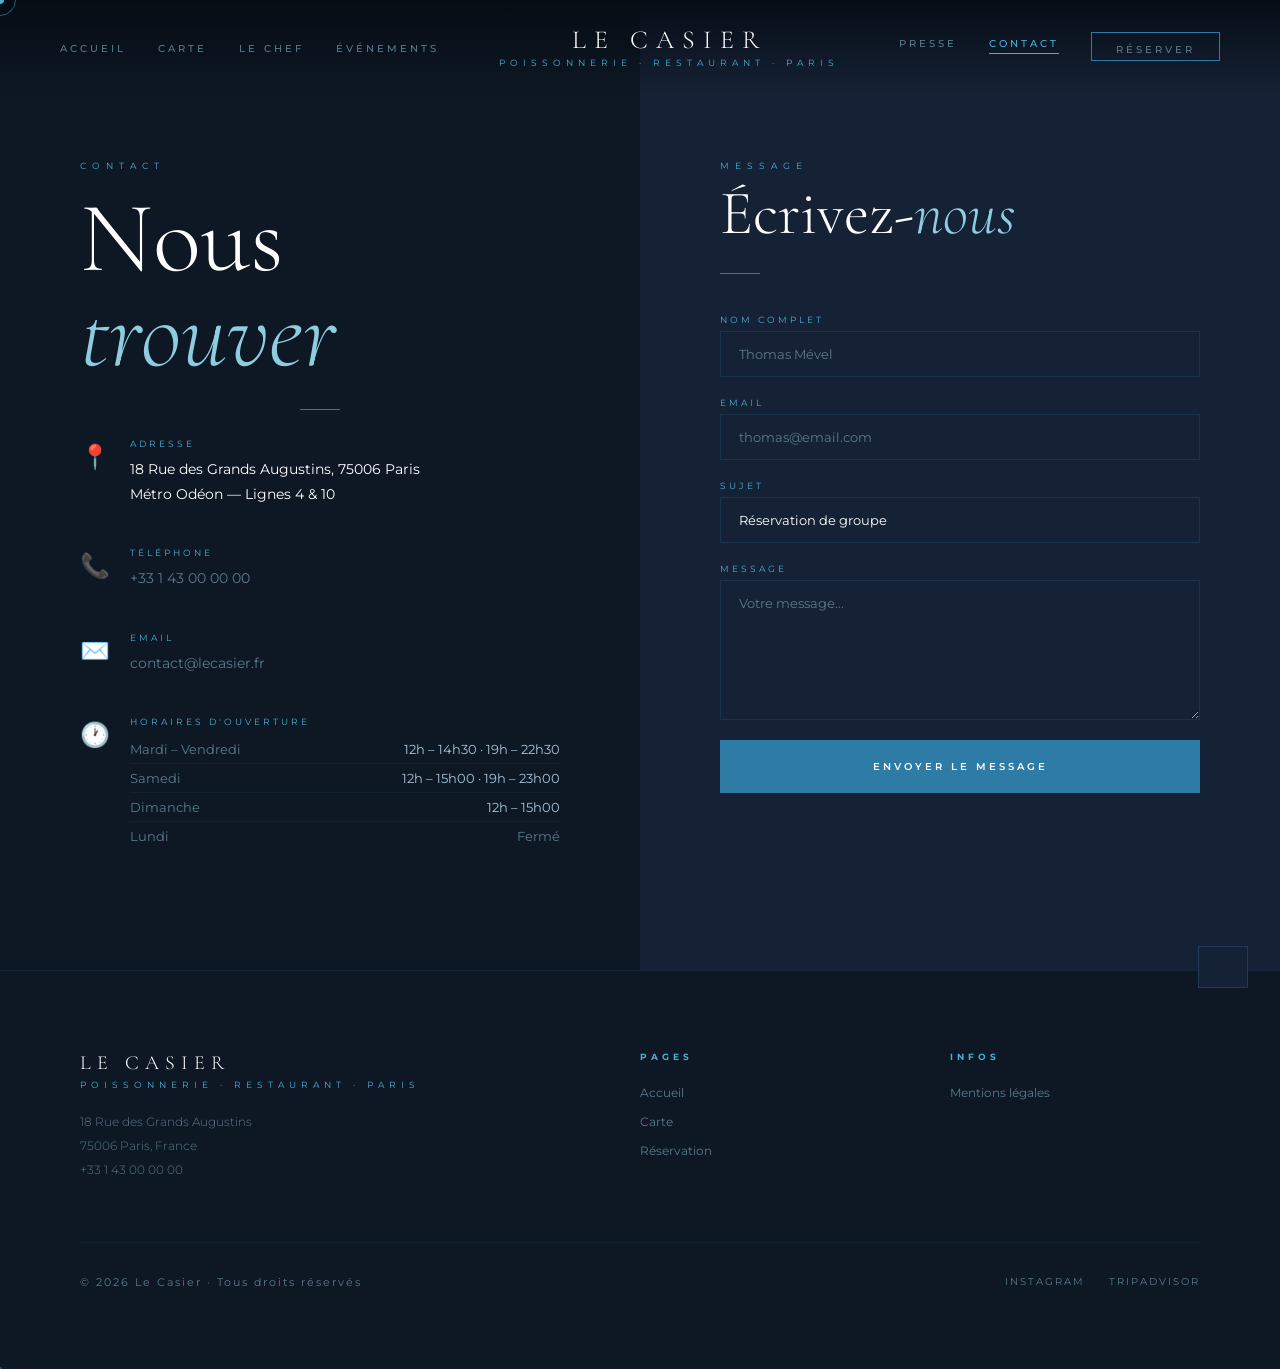
<file: contact.html>
<!DOCTYPE html>
<html lang="fr">
<head>
<meta charset="UTF-8">
<meta name="viewport" content="width=device-width, initial-scale=1.0">
<title>Contact — Le Casier</title>
<link rel="stylesheet" href="style.css">
<style>
.contact-layout { display: grid; grid-template-columns: 1fr 1fr; }
.contact-info { background: var(--nuit); padding: 160px 80px 80px; }
.contact-form-wrap { background: var(--profond); padding: 160px 80px 80px; }
.contact-item { display: flex; gap: 20px; margin-bottom: 40px; align-items: flex-start; }
.contact-icon { font-size: 24px; margin-top: 4px; }
.contact-label { font-size: 9px; letter-spacing: 3px; color: var(--bleu-clair); text-transform: uppercase; margin-bottom: 8px; }
.contact-value { font-size: 14px; color: #fff; line-height: 1.8; }
.contact-value a { color: var(--texte-doux); text-decoration: none; transition: color 0.3s; }
.contact-value a:hover { color: var(--bleu-clair); }
.horaires-grid { display: grid; grid-template-columns: 1fr 1fr; gap: 4px; margin-top: 12px; }
.horaire-day { font-size: 11px; color: var(--texte-doux); }
.horaire-hours { font-size: 11px; color: #fff; text-align: right; }
@media(max-width:768px) { .contact-layout { grid-template-columns:1fr; } .contact-info, .contact-form-wrap { padding: 80px 24px 60px; } }
</style>
</head>
<body>
<div class="page-transition"></div>
<div class="cursor" id="cursor"></div>
<div class="cursor-ring" id="cursorRing"></div>

<nav id="navbar">
  <ul class="nav-links">
    <li><a href="index.html">Accueil</a></li>
    <li><a href="menu.html">Carte</a></li>
    <li><a href="chef.html">Le Chef</a></li>
    <li><a href="evenements.html">Événements</a></li>
  </ul>
  <a href="index.html" class="nav-logo">
    <div class="nav-logo-name">Le Casier</div>
    <div class="nav-logo-sub">Poissonnerie · Restaurant · Paris</div>
  </a>
  <ul class="nav-links" style="justify-content:flex-end;">
    <li><a href="presse.html">Presse</a></li>
    <li><a href="contact.html" class="active">Contact</a></li>
    <li><a href="reservation.html" class="nav-reserve">Réserver</a></li>
  </ul>
</nav>

<div class="contact-layout">
  <div class="contact-info">
    <p class="page-eyebrow reveal">Contact</p>
    <h1 class="page-title reveal">Nous <em>trouver</em></h1>
    <div class="blue-line reveal"></div>

    <div class="contact-item reveal">
      <span class="contact-icon">📍</span>
      <div>
        <p class="contact-label">Adresse</p>
        <p class="contact-value"><span data-bf="adresse">18 Rue des Grands Augustins, 75006 Paris</span><br>Métro Odéon — Lignes 4 & 10</p>
      </div>
    </div>
    <div class="contact-item reveal">
      <span class="contact-icon">📞</span>
      <div>
        <p class="contact-label">Téléphone</p>
        <p class="contact-value"><a href="tel:+33143000000" data-bf="telephone">+33 1 43 00 00 00</a></p>
      </div>
    </div>
    <div class="contact-item reveal">
      <span class="contact-icon">✉️</span>
      <div>
        <p class="contact-label">Email</p>
        <p class="contact-value"><a href="mailto:contact@lecasier.fr">contact@lecasier.fr</a></p>
      </div>
    </div>
    <div class="contact-item reveal">
      <span class="contact-icon">🕐</span>
      <div style="flex:1;">
        <p class="contact-label">Horaires d'ouverture</p>
        <div data-bf="horaires">
          <!-- Chargé dynamiquement depuis BurstFlow -->
          <div style="display:flex;justify-content:space-between;padding:6px 0;border-bottom:1px solid rgba(46,123,166,0.08);font-size:13px;"><span style="color:var(--texte-doux)">Mardi – Vendredi</span><span>12h – 14h30 · 19h – 22h30</span></div>
          <div style="display:flex;justify-content:space-between;padding:6px 0;border-bottom:1px solid rgba(46,123,166,0.08);font-size:13px;"><span style="color:var(--texte-doux)">Samedi</span><span>12h – 15h00 · 19h – 23h00</span></div>
          <div style="display:flex;justify-content:space-between;padding:6px 0;border-bottom:1px solid rgba(46,123,166,0.08);font-size:13px;"><span style="color:var(--texte-doux)">Dimanche</span><span>12h – 15h00</span></div>
          <div style="display:flex;justify-content:space-between;padding:6px 0;font-size:13px;"><span style="color:var(--texte-doux)">Lundi</span><span style="color:var(--texte-doux)">Fermé</span></div>
        </div>
      </div>
    </div>
  </div>

  <div class="contact-form-wrap">
    <p class="page-eyebrow reveal" style="margin-bottom:12px;">Message</p>
    <h2 class="section-title reveal">Écrivez-<em>nous</em></h2>
    <div class="blue-line reveal" style="margin-left:0;"></div>
    <form id="contactForm" style="margin-top:40px;">
      <div style="display:flex;flex-direction:column;gap:20px;">
        <div class="form-group reveal">
          <label class="form-label">Nom complet</label>
          <input class="form-input" type="text" placeholder="Thomas Mével" required>
        </div>
        <div class="form-group reveal">
          <label class="form-label">Email</label>
          <input class="form-input" type="email" placeholder="thomas@email.com" required>
        </div>
        <div class="form-group reveal">
          <label class="form-label">Sujet</label>
          <select class="form-select form-input">
            <option>Réservation de groupe</option>
            <option>Privatisation</option>
            <option>Presse / Médias</option>
            <option>Partenariat</option>
            <option>Recrutement</option>
            <option>Autre</option>
          </select>
        </div>
        <div class="form-group reveal">
          <label class="form-label">Message</label>
          <textarea class="form-textarea" style="min-height:140px;" placeholder="Votre message..." required></textarea>
        </div>
        <button type="submit" class="btn-blue reveal" style="width:100%;text-align:center;padding:20px;">Envoyer le message</button>
      </div>
    </form>
  </div>
</div>

<footer>
  <div class="footer-inner">
    <div class="footer-brand"><div class="nav-logo-name" style="font-size:20px;letter-spacing:6px;">Le Casier</div><div class="nav-logo-sub" style="margin-top:4px;">Poissonnerie · Restaurant · Paris</div><p>18 Rue des Grands Augustins<br>75006 Paris, France<br>+33 1 43 00 00 00</p></div>
    <div class="footer-links"><h4>Pages</h4><ul><li><a href="index.html">Accueil</a></li><li><a href="menu.html">Carte</a></li><li><a href="reservation.html">Réservation</a></li></ul></div>
    <div class="footer-links"><h4>Infos</h4><ul><li><a href="#">Mentions légales</a></li></ul></div>
  </div>
  <div class="footer-bottom"><p>© 2026 Le Casier · Tous droits réservés</p><div class="footer-social"><a href="#">Instagram</a><a href="#">TripAdvisor</a></div></div>
</footer>
<div class="notif" id="notif"><div class="notif-title"></div><div class="notif-text"></div></div>
<script src="main.js"></script>
</body>
</html>
</file>
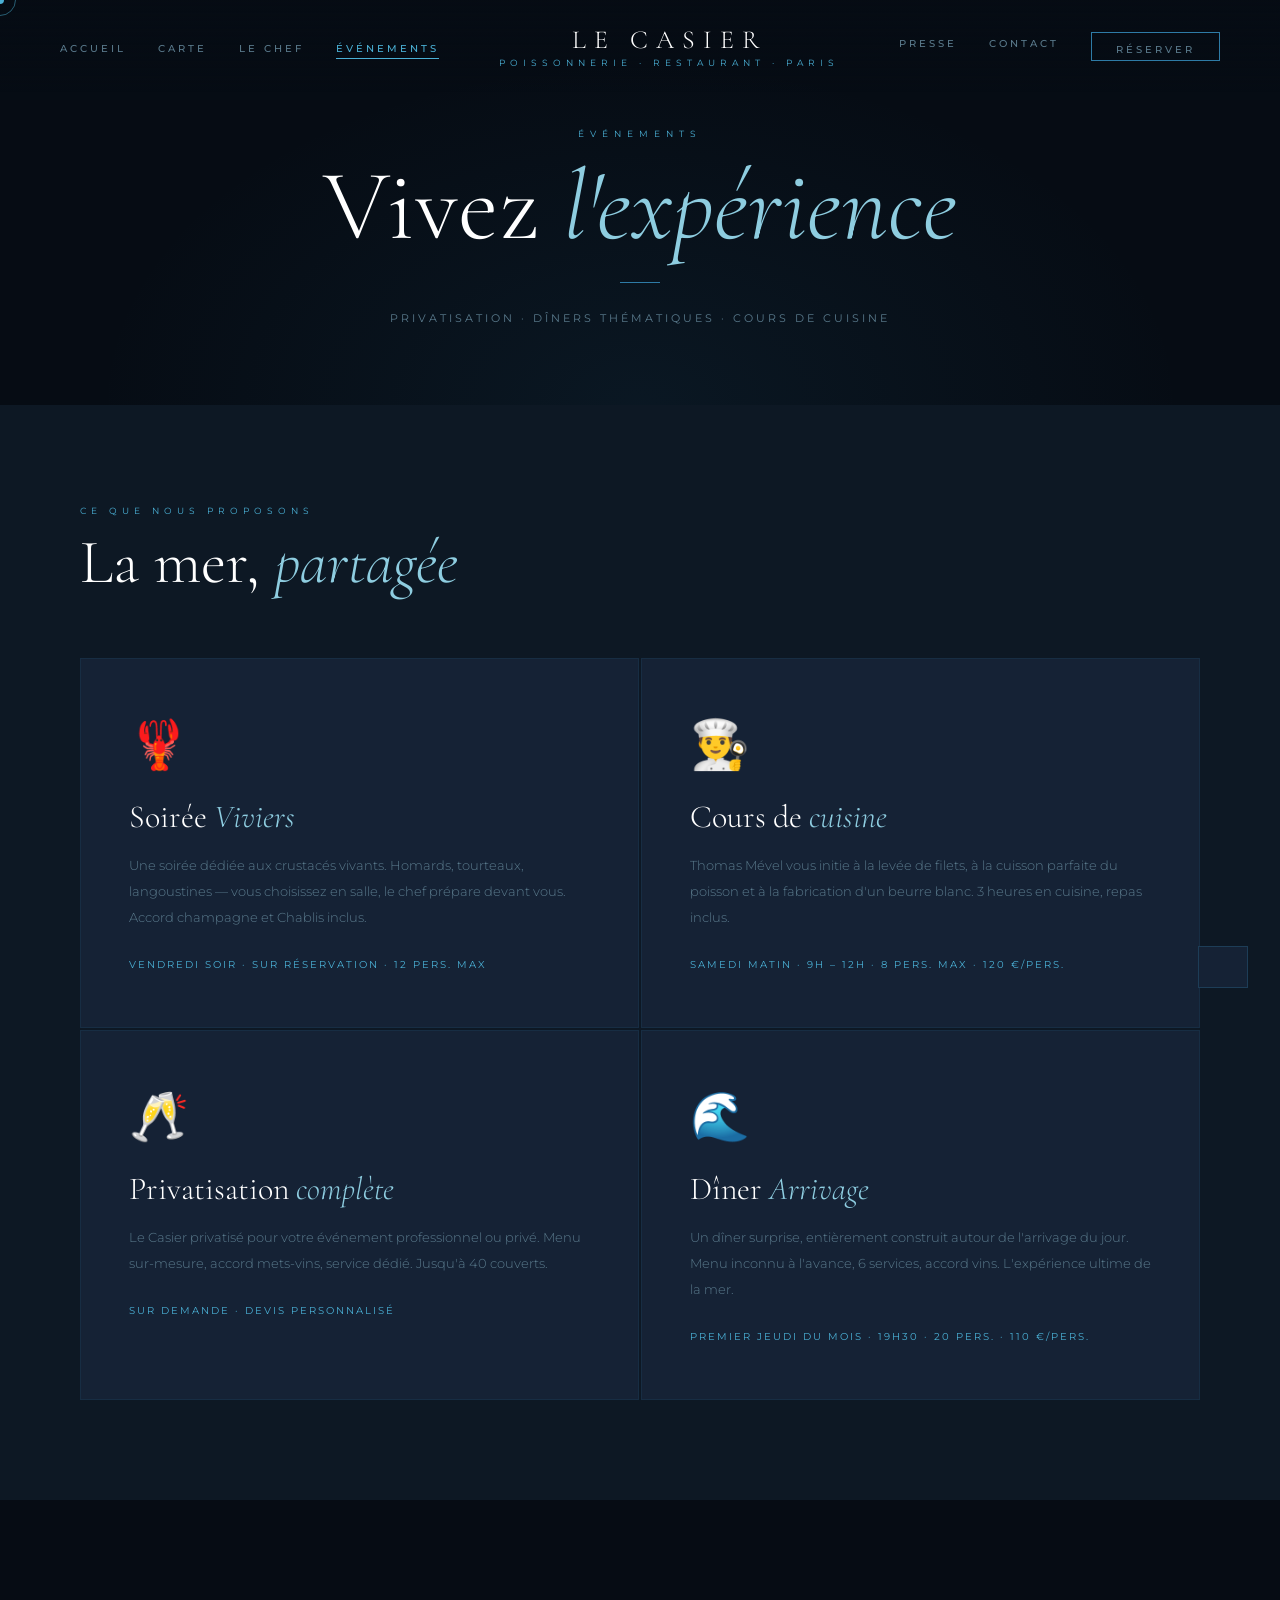
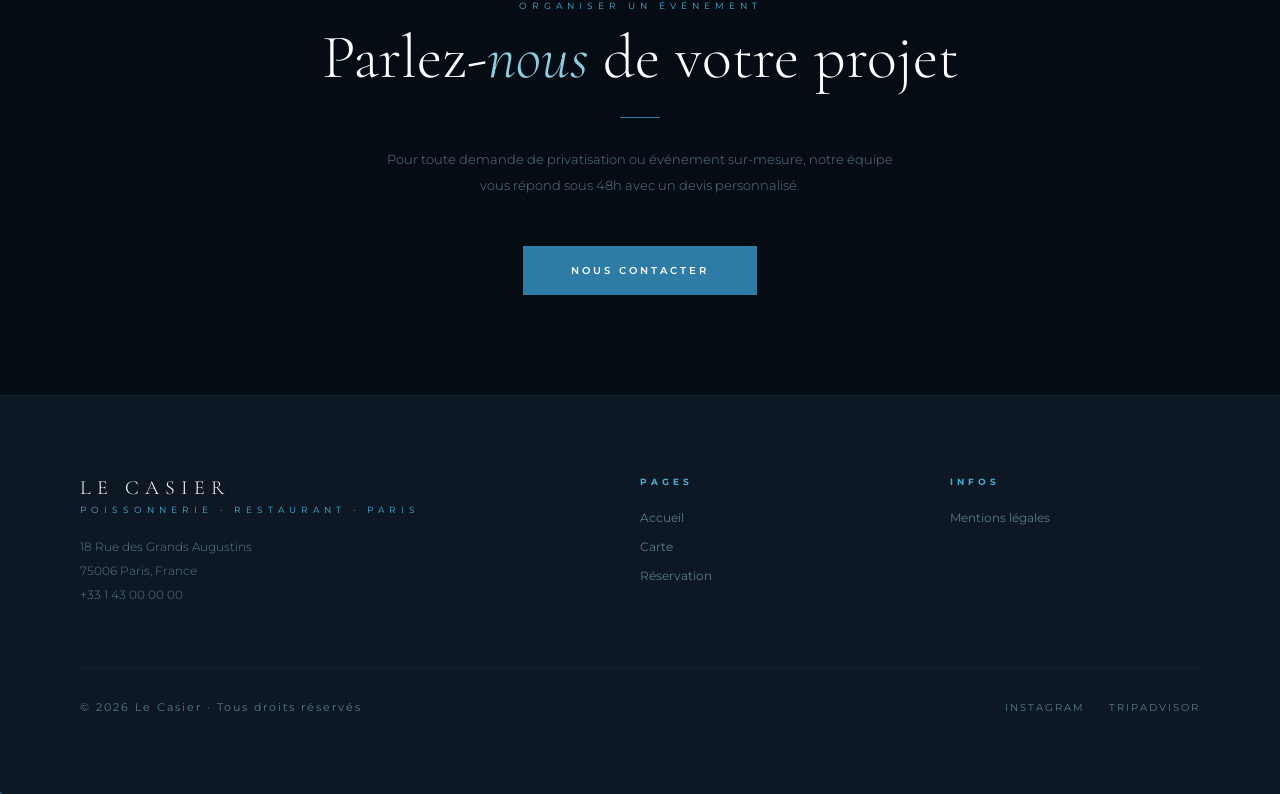
<file: evenements.html>
<!DOCTYPE html>
<html lang="fr">
<head>
<meta charset="UTF-8">
<meta name="viewport" content="width=device-width, initial-scale=1.0">
<title>Événements — Le Casier</title>
<link rel="stylesheet" href="style.css">
<style>
.events-grid { display: grid; grid-template-columns: repeat(2,1fr); gap: 2px; margin-top: 64px; }
.event-card { background: var(--profond); border: 1px solid rgba(46,123,166,0.12); padding: 56px 48px; transition: all 0.3s; position: relative; overflow: hidden; }
.event-card::after { content: ''; position: absolute; bottom: 0; left: 0; right: 0; height: 3px; background: linear-gradient(to right, transparent, var(--bleu), transparent); transform: scaleX(0); transition: transform 0.4s; }
.event-card:hover { background: rgba(46,123,166,0.04); }
.event-card:hover::after { transform: scaleX(1); }
.event-icon { font-size: 48px; margin-bottom: 24px; }
.event-title { font-family:'Cormorant Garamond',serif; font-size:32px; color:#fff; margin-bottom:16px; font-weight:300; }
.event-title em { color:var(--bleu-pale); font-style:italic; }
.event-desc { font-size:13px; color:var(--texte-doux); line-height:2; margin-bottom:28px; font-weight:300; }
.event-detail { font-size:10px; letter-spacing:2px; color:var(--bleu-clair); text-transform:uppercase; }
@media(max-width:768px) { .events-grid { grid-template-columns:1fr; } }
</style>
</head>
<body>
<div class="page-transition"></div>
<div class="cursor" id="cursor"></div>
<div class="cursor-ring" id="cursorRing"></div>

<nav id="navbar">
  <ul class="nav-links">
    <li><a href="index.html">Accueil</a></li>
    <li><a href="menu.html">Carte</a></li>
    <li><a href="chef.html">Le Chef</a></li>
    <li><a href="evenements.html" class="active">Événements</a></li>
  </ul>
  <a href="index.html" class="nav-logo">
    <div class="nav-logo-name">Le Casier</div>
    <div class="nav-logo-sub">Poissonnerie · Restaurant · Paris</div>
  </a>
  <ul class="nav-links" style="justify-content:flex-end;">
    <li><a href="presse.html">Presse</a></li>
    <li><a href="contact.html">Contact</a></li>
    <li><a href="reservation.html" class="nav-reserve">Réserver</a></li>
  </ul>
</nav>

<section class="page-hero">
  <div class="page-hero-content">
    <p class="page-eyebrow reveal">Événements</p>
    <h1 class="page-title reveal">Vivez <em>l'expérience</em></h1>
    <div class="blue-line reveal"></div>
    <p class="page-subtitle reveal">Privatisation · Dîners thématiques · Cours de cuisine</p>
  </div>
</section>

<section class="section" style="background:var(--nuit);">
  <p class="section-eyebrow reveal">Ce que nous proposons</p>
  <h2 class="section-title reveal">La mer, <em>partagée</em></h2>
  <div class="events-grid">
    <div class="event-card reveal">
      <div class="event-icon">🦞</div>
      <h3 class="event-title">Soirée <em>Viviers</em></h3>
      <p class="event-desc">Une soirée dédiée aux crustacés vivants. Homards, tourteaux, langoustines — vous choisissez en salle, le chef prépare devant vous. Accord champagne et Chablis inclus.</p>
      <p class="event-detail">Vendredi soir · Sur réservation · 12 pers. max</p>
    </div>
    <div class="event-card reveal">
      <div class="event-icon">👨‍🍳</div>
      <h3 class="event-title">Cours de <em>cuisine</em></h3>
      <p class="event-desc">Thomas Mével vous initie à la levée de filets, à la cuisson parfaite du poisson et à la fabrication d'un beurre blanc. 3 heures en cuisine, repas inclus.</p>
      <p class="event-detail">Samedi matin · 9h – 12h · 8 pers. max · 120 €/pers.</p>
    </div>
    <div class="event-card reveal">
      <div class="event-icon">🥂</div>
      <h3 class="event-title">Privatisation <em>complète</em></h3>
      <p class="event-desc">Le Casier privatisé pour votre événement professionnel ou privé. Menu sur-mesure, accord mets-vins, service dédié. Jusqu'à 40 couverts.</p>
      <p class="event-detail">Sur demande · Devis personnalisé</p>
    </div>
    <div class="event-card reveal">
      <div class="event-icon">🌊</div>
      <h3 class="event-title">Dîner <em>Arrivage</em></h3>
      <p class="event-desc">Un dîner surprise, entièrement construit autour de l'arrivage du jour. Menu inconnu à l'avance, 6 services, accord vins. L'expérience ultime de la mer.</p>
      <p class="event-detail">Premier jeudi du mois · 19h30 · 20 pers. · 110 €/pers.</p>
    </div>
  </div>
</section>

<section class="section" style="background:var(--noir);text-align:center;">
  <p class="section-eyebrow reveal">Organiser un événement</p>
  <h2 class="section-title reveal">Parlez-<em>nous</em> de votre projet</h2>
  <div class="blue-line reveal"></div>
  <p class="section-intro reveal" style="margin:0 auto 48px;">Pour toute demande de privatisation ou événement sur-mesure, notre équipe vous répond sous 48h avec un devis personnalisé.</p>
  <a href="contact.html" class="btn-blue reveal">Nous contacter</a>
</section>

<footer>
  <div class="footer-inner">
    <div class="footer-brand"><div class="nav-logo-name" style="font-size:20px;letter-spacing:6px;">Le Casier</div><div class="nav-logo-sub" style="margin-top:4px;">Poissonnerie · Restaurant · Paris</div><p>18 Rue des Grands Augustins<br>75006 Paris, France<br>+33 1 43 00 00 00</p></div>
    <div class="footer-links"><h4>Pages</h4><ul><li><a href="index.html">Accueil</a></li><li><a href="menu.html">Carte</a></li><li><a href="reservation.html">Réservation</a></li></ul></div>
    <div class="footer-links"><h4>Infos</h4><ul><li><a href="#">Mentions légales</a></li></ul></div>
  </div>
  <div class="footer-bottom"><p>© 2026 Le Casier · Tous droits réservés</p><div class="footer-social"><a href="#">Instagram</a><a href="#">TripAdvisor</a></div></div>
</footer>
<div class="notif" id="notif"><div class="notif-title"></div><div class="notif-text"></div></div>
<script src="main.js"></script>
</body>
</html>
</file>
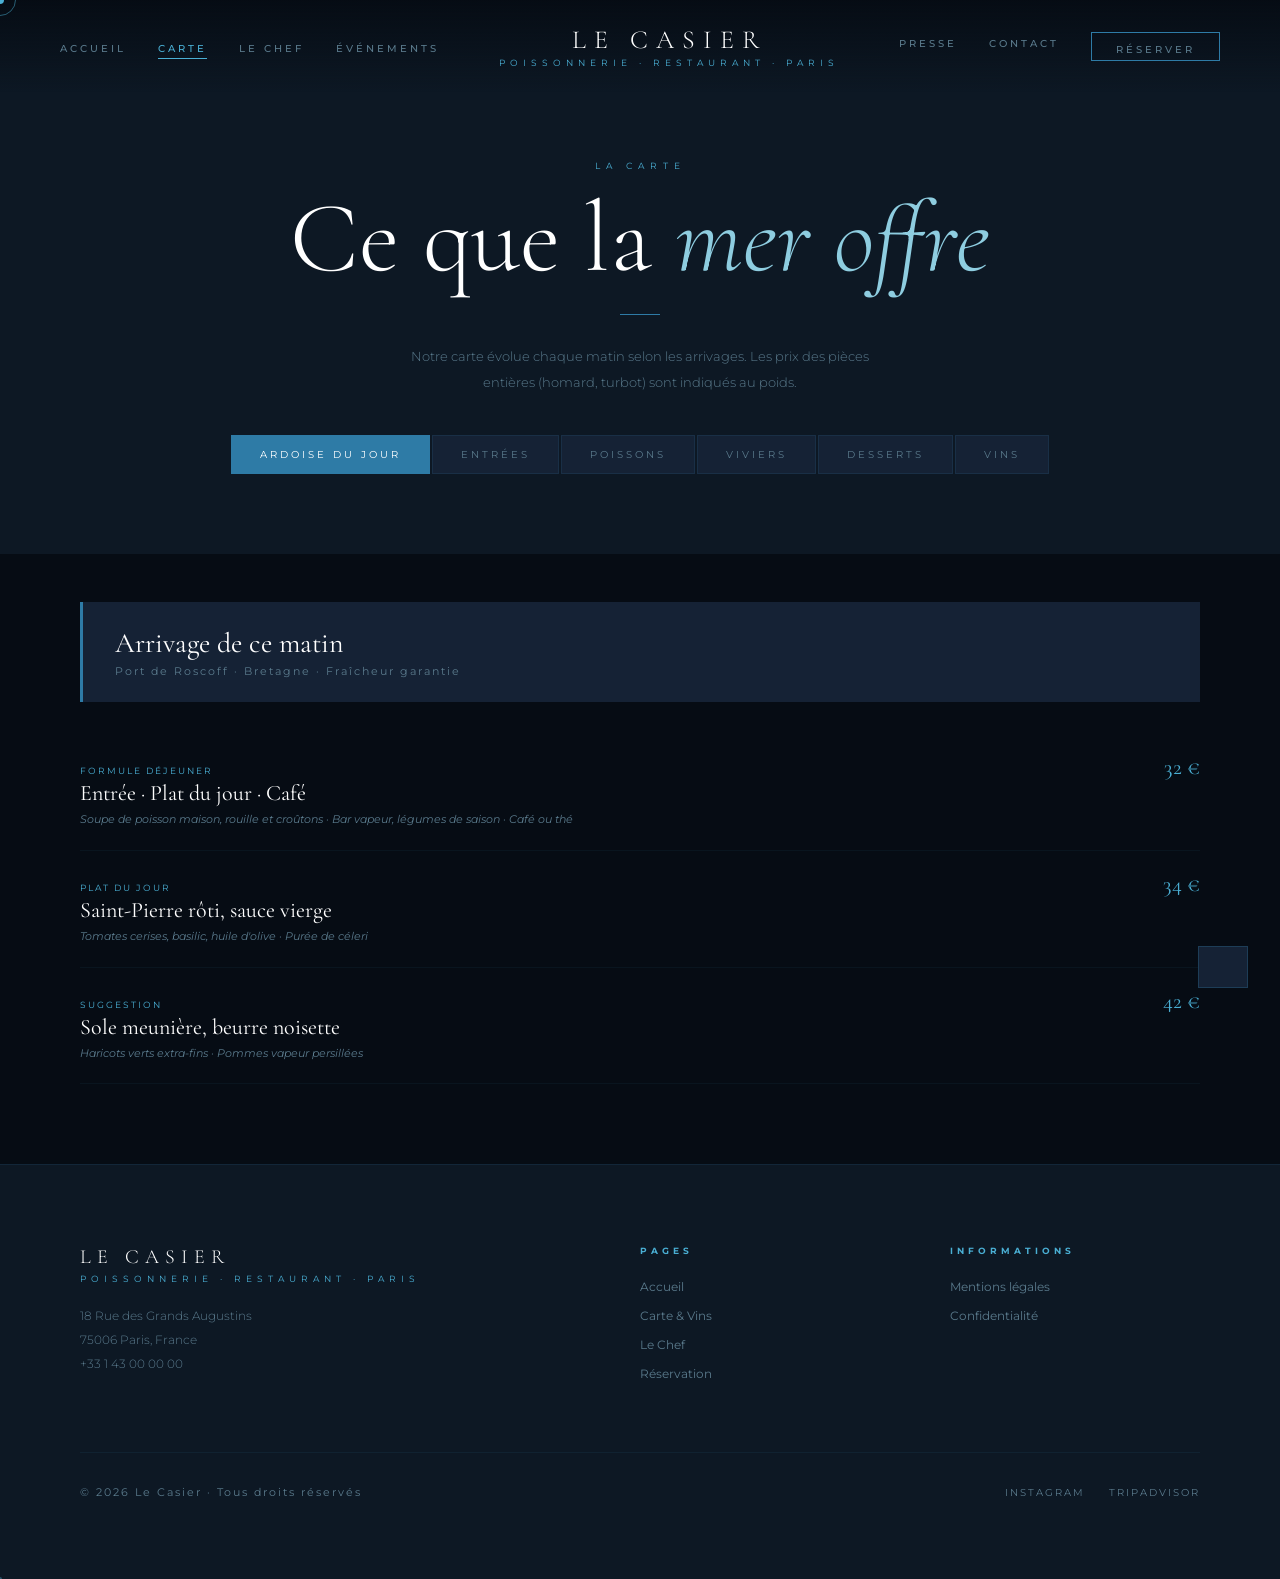
<file: menu.html>
<!DOCTYPE html>
<html lang="fr">
<head>
<meta charset="UTF-8">
<meta name="viewport" content="width=device-width, initial-scale=1.0">
<title>Carte — Le Casier</title>
<link rel="stylesheet" href="style.css">
<style>
.menu-header { background: var(--nuit); padding: 160px 80px 80px; text-align: center; }
.menu-tabs { display: flex; justify-content: center; gap: 2px; margin-top: 48px; flex-wrap: wrap; }
.menu-tab { background: var(--profond); border: 1px solid rgba(46,123,166,0.15); color: var(--texte-doux); padding: 12px 28px; font-family: 'Montserrat',sans-serif; font-size: 10px; letter-spacing: 3px; text-transform: uppercase; cursor: none; transition: all 0.3s; }
.menu-tab.active, .menu-tab:hover { background: var(--bleu); color: #fff; border-color: var(--bleu); }
.menu-body { padding: 0 80px 80px; }
.menu-cat { display: none; }
.menu-cat.active { display: block; }
.day-banner { background: var(--profond); border-left: 3px solid var(--bleu); padding: 24px 32px; margin: 48px 0 32px; }
.day-banner-title { font-family:'Cormorant Garamond',serif; font-size:28px; color:#fff; margin-bottom:4px; }
.day-banner-sub { font-size:11px; color:var(--texte-doux); letter-spacing:2px; }
@media(max-width:768px) { .menu-header { padding: 120px 24px 60px; } .menu-body { padding: 0 24px 60px; } }
</style>
</head>
<body>
<div class="page-transition"></div>
<div class="cursor" id="cursor"></div>
<div class="cursor-ring" id="cursorRing"></div>

<nav id="navbar">
  <ul class="nav-links">
    <li><a href="index.html">Accueil</a></li>
    <li><a href="menu.html" class="active">Carte</a></li>
    <li><a href="chef.html">Le Chef</a></li>
    <li><a href="evenements.html">Événements</a></li>
  </ul>
  <a href="index.html" class="nav-logo">
    <div class="nav-logo-name">Le Casier</div>
    <div class="nav-logo-sub">Poissonnerie · Restaurant · Paris</div>
  </a>
  <ul class="nav-links" style="justify-content:flex-end;">
    <li><a href="presse.html">Presse</a></li>
    <li><a href="contact.html">Contact</a></li>
    <li><a href="reservation.html" class="nav-reserve">Réserver</a></li>
  </ul>
</nav>

<div class="menu-header">
  <p class="page-eyebrow reveal">La Carte</p>
  <h1 class="page-title reveal">Ce que la <em>mer offre</em></h1>
  <div class="blue-line reveal"></div>
  <p class="section-intro reveal" style="margin:0 auto;max-width:500px;">Notre carte évolue chaque matin selon les arrivages. Les prix des pièces entières (homard, turbot) sont indiqués au poids.</p>
  <div class="menu-tabs" style="margin-top:40px;">
    <button class="menu-tab active" onclick="switchTab('ardoise')">Ardoise du jour</button>
    <button class="menu-tab" onclick="switchTab('entrees')">Entrées</button>
    <button class="menu-tab" onclick="switchTab('poissons')">Poissons</button>
    <button class="menu-tab" onclick="switchTab('viviers')">Viviers</button>
    <button class="menu-tab" onclick="switchTab('desserts')">Desserts</button>
    <button class="menu-tab" onclick="switchTab('vins')">Vins</button>
  </div>
</div>

<div class="menu-body">

  <!-- ARDOISE DU JOUR -->
  <div class="menu-cat active" id="cat-ardoise">
    <div class="day-banner reveal">
      <p class="day-banner-title">Arrivage de ce matin</p>
      <p class="day-banner-sub">Port de Roscoff · Bretagne · Fraîcheur garantie</p>
    </div>
    <div class="menu-section" style="padding:0;">
      <div class="menu-items">
        <div class="menu-item reveal"><div class="menu-item-left"><p class="menu-item-tag">Formule déjeuner</p><h3 class="menu-item-name">Entrée · Plat du jour · Café</h3><p class="menu-item-desc">Soupe de poisson maison, rouille et croûtons · Bar vapeur, légumes de saison · Café ou thé</p></div><span class="menu-item-price">32 €</span></div>
        <div class="menu-item reveal"><div class="menu-item-left"><p class="menu-item-tag">Plat du jour</p><h3 class="menu-item-name">Saint-Pierre rôti, sauce vierge</h3><p class="menu-item-desc">Tomates cerises, basilic, huile d'olive · Purée de céleri</p></div><span class="menu-item-price">34 €</span></div>
        <div class="menu-item reveal"><div class="menu-item-left"><p class="menu-item-tag">Suggestion</p><h3 class="menu-item-name">Sole meunière, beurre noisette</h3><p class="menu-item-desc">Haricots verts extra-fins · Pommes vapeur persillées</p></div><span class="menu-item-price">42 €</span></div>
      </div>
    </div>
  </div>

  <!-- ENTRÉES -->
  <div class="menu-cat" id="cat-entrees">
    <div class="menu-section" style="padding:48px 0 0;">
      <h2 class="menu-section-title reveal">Entrées <em>froides</em></h2>
      <div class="menu-items">
        <div class="menu-item reveal"><div class="menu-item-left"><h3 class="menu-item-name">Huîtres de Cancale n°3</h3><p class="menu-item-desc">Échalote-vinaigre, citron, pain de seigle</p></div><span class="menu-item-price">6 p. — 18 €</span></div>
        <div class="menu-item reveal"><div class="menu-item-left"><h3 class="menu-item-name">Tartare de thon rouge</h3><p class="menu-item-desc">Avocat, mangue, gingembre, sésame grillé</p></div><span class="menu-item-price">22 €</span></div>
        <div class="menu-item reveal"><div class="menu-item-left"><h3 class="menu-item-name">Ceviche de daurade</h3><p class="menu-item-desc">Lait de coco, citron vert, coriandre, piment doux</p></div><span class="menu-item-price">19 €</span></div>
        <div class="menu-item reveal"><div class="menu-item-left"><h3 class="menu-item-name">Plateau de fruits de mer</h3><p class="menu-item-desc">Huîtres, crevettes grises, bulots, langoustines · 2 pers.</p></div><span class="menu-item-price">68 €</span></div>
      </div>
      <h2 class="menu-section-title reveal" style="margin-top:56px;">Entrées <em>chaudes</em></h2>
      <div class="menu-items">
        <div class="menu-item reveal"><div class="menu-item-left"><h3 class="menu-item-name">Soupe de poisson maison</h3><p class="menu-item-desc">Rouille safranée, gruyère râpé, croûtons dorés</p></div><span class="menu-item-price">16 €</span></div>
        <div class="menu-item reveal"><div class="menu-item-left"><h3 class="menu-item-name">Saint-Jacques poêlées</h3><p class="menu-item-desc">Crème de butternut, noisettes torréfiées, huile de truffe</p></div><span class="menu-item-price">28 €</span></div>
        <div class="menu-item reveal"><div class="menu-item-left"><h3 class="menu-item-name">Bisque de homard</h3><p class="menu-item-desc">Quenelle de crème fraîche, cerfeuil, caviar d'Aquitaine</p></div><span class="menu-item-price">24 €</span></div>
      </div>
    </div>
  </div>

  <!-- POISSONS -->
  <div class="menu-cat" id="cat-poissons">
    <div class="menu-section" style="padding:48px 0 0;">
      <h2 class="menu-section-title reveal">Poissons <em>nobles</em></h2>
      <div class="menu-items">
        <div class="menu-item reveal"><div class="menu-item-left"><h3 class="menu-item-name">Bar de ligne</h3><p class="menu-item-desc">Beurre blanc au citron vert · Risotto à l'encre de seiche</p></div><span class="menu-item-price">46 €</span></div>
        <div class="menu-item reveal"><div class="menu-item-left"><h3 class="menu-item-name">Turbot entier</h3><p class="menu-item-desc">Beurre mousseux aux câpres · Légumes racines rôtis · 2 pers.</p></div><span class="menu-item-price">Prix marché</span></div>
        <div class="menu-item reveal"><div class="menu-item-left"><h3 class="menu-item-name">Sole de Manche</h3><p class="menu-item-desc">Meunière classique ou grenobloise · Purée maison</p></div><span class="menu-item-price">44 €</span></div>
        <div class="menu-item reveal"><div class="menu-item-left"><h3 class="menu-item-name">Saint-Pierre</h3><p class="menu-item-desc">Jus de vongole, fenouil braisé, condiment citron confit</p></div><span class="menu-item-price">38 €</span></div>
        <div class="menu-item reveal"><div class="menu-item-left"><h3 class="menu-item-name">Dos de cabillaud</h3><p class="menu-item-desc">Chorizo ibérique, pois chiches à l'espagnole, piment d'Espelette</p></div><span class="menu-item-price">34 €</span></div>
        <div class="menu-item reveal"><div class="menu-item-left"><h3 class="menu-item-name">Daurade royale</h3><p class="menu-item-desc">Croûte d'herbes, ratatouille niçoise, pistou maison</p></div><span class="menu-item-price">36 €</span></div>
      </div>
    </div>
  </div>

  <!-- VIVIERS -->
  <div class="menu-cat" id="cat-viviers">
    <div class="menu-section" style="padding:48px 0 0;">
      <div class="day-banner reveal">
        <p class="day-banner-title">Viviers en salle</p>
        <p class="day-banner-sub">Vous choisissez votre pièce · Prix au poids du jour</p>
      </div>
      <div class="menu-items">
        <div class="menu-item reveal"><div class="menu-item-left"><h3 class="menu-item-name">Homard breton</h3><p class="menu-item-desc">Grillé, thermidor, à la nage ou poché · Min. 600g</p></div><span class="menu-item-price">85 €/kg</span></div>
        <div class="menu-item reveal"><div class="menu-item-left"><h3 class="menu-item-name">Tourteau</h3><p class="menu-item-desc">Mayo maison, mayonnaise à l'estragon · Pain de campagne</p></div><span class="menu-item-price">38 €/kg</span></div>
        <div class="menu-item reveal"><div class="menu-item-left"><h3 class="menu-item-name">Langoustines vivantes</h3><p class="menu-item-desc">Flambées au whisky ou grillées au beurre d'herbes · 6 pièces</p></div><span class="menu-item-price">42 €</span></div>
        <div class="menu-item reveal"><div class="menu-item-left"><h3 class="menu-item-name">Araignée de mer</h3><p class="menu-item-desc">Servie froide avec sa farce coraillée · 1 pièce</p></div><span class="menu-item-price">34 €</span></div>
      </div>
    </div>
  </div>

  <!-- DESSERTS -->
  <div class="menu-cat" id="cat-desserts">
    <div class="menu-section" style="padding:48px 0 0;">
      <h2 class="menu-section-title reveal">Desserts <em>du pâtissier</em></h2>
      <div class="menu-items">
        <div class="menu-item reveal"><div class="menu-item-left"><h3 class="menu-item-name">Tarte au citron meringuée</h3><p class="menu-item-desc">Pâte sablée, crème citron jaune-vert, meringue italienne</p></div><span class="menu-item-price">12 €</span></div>
        <div class="menu-item reveal"><div class="menu-item-left"><h3 class="menu-item-name">Île flottante à la vanille</h3><p class="menu-item-desc">Crème anglaise, caramel au beurre salé breton</p></div><span class="menu-item-price">10 €</span></div>
        <div class="menu-item reveal"><div class="menu-item-left"><h3 class="menu-item-name">Sorbet fruit de mer</h3><p class="menu-item-desc">Sorbet citron-basilic, granité d'eau de mer cristallisée</p></div><span class="menu-item-price">8 €</span></div>
        <div class="menu-item reveal"><div class="menu-item-left"><h3 class="menu-item-name">Fondant au chocolat</h3><p class="menu-item-desc">Cœur coulant, fleur de sel de Guérande, glace vanille Bourbon</p></div><span class="menu-item-price">13 €</span></div>
        <div class="menu-item reveal"><div class="menu-item-left"><h3 class="menu-item-name">Assiette de fromages</h3><p class="menu-item-desc">Sélection affineur, pain aux noix, confiture de figues</p></div><span class="menu-item-price">16 €</span></div>
      </div>
    </div>
  </div>

  <!-- VINS -->
  <div class="menu-cat" id="cat-vins">
    <div class="menu-section" style="padding:48px 0 0;">
      <h2 class="menu-section-title reveal">Blancs <em>iodés</em></h2>
      <div class="menu-items">
        <div class="menu-item reveal"><div class="menu-item-left"><p class="menu-item-tag">Loire</p><h3 class="menu-item-name">Muscadet Sèvre & Maine sur Lie</h3><p class="menu-item-desc">Domaine de la Pépière — minéral, salin, idéal fruits de mer</p></div><span class="menu-item-price">38 €</span></div>
        <div class="menu-item reveal"><div class="menu-item-left"><p class="menu-item-tag">Languedoc</p><h3 class="menu-item-name">Picpoul de Pinet</h3><p class="menu-item-desc">Château Saint-Martin de la Garrigue — vif, agrumes, iodé</p></div><span class="menu-item-price">42 €</span></div>
        <div class="menu-item reveal"><div class="menu-item-left"><p class="menu-item-tag">Bourgogne</p><h3 class="menu-item-name">Chablis Premier Cru Montée de Tonnerre</h3><p class="menu-item-desc">Domaine Raveneau — minéralité absolue, grande finesse</p></div><span class="menu-item-price">95 €</span></div>
        <div class="menu-item reveal"><div class="menu-item-left"><p class="menu-item-tag">Loire</p><h3 class="menu-item-name">Sancerre Blanc</h3><p class="menu-item-desc">Henri Bourgeois — sauvignon pur, notes fumées, tension</p></div><span class="menu-item-price">68 €</span></div>
      </div>
      <h2 class="menu-section-title reveal" style="margin-top:56px;">Champagnes <em>& Bulles</em></h2>
      <div class="menu-items">
        <div class="menu-item reveal"><div class="menu-item-left"><h3 class="menu-item-name">Ruinart Blanc de Blancs</h3><p class="menu-item-desc">Fraîcheur, pureté, accord parfait huîtres et langoustines</p></div><span class="menu-item-price">95 €</span></div>
        <div class="menu-item reveal"><div class="menu-item-left"><h3 class="menu-item-name">Coupe de champagne</h3><p class="menu-item-desc">Sélection du sommelier · à la coupe</p></div><span class="menu-item-price">18 €</span></div>
      </div>
    </div>
  </div>

</div>

<footer>
  <div class="footer-inner">
    <div class="footer-brand">
      <div class="nav-logo-name" style="font-size:20px;letter-spacing:6px;">Le Casier</div>
      <div class="nav-logo-sub" style="margin-top:4px;">Poissonnerie · Restaurant · Paris</div>
      <p>18 Rue des Grands Augustins<br>75006 Paris, France<br>+33 1 43 00 00 00</p>
    </div>
    <div class="footer-links"><h4>Pages</h4><ul>
      <li><a href="index.html">Accueil</a></li><li><a href="menu.html">Carte & Vins</a></li>
      <li><a href="chef.html">Le Chef</a></li><li><a href="reservation.html">Réservation</a></li>
    </ul></div>
    <div class="footer-links"><h4>Informations</h4><ul>
      <li><a href="#">Mentions légales</a></li><li><a href="#">Confidentialité</a></li>
    </ul></div>
  </div>
  <div class="footer-bottom"><p>© 2026 Le Casier · Tous droits réservés</p><div class="footer-social"><a href="#">Instagram</a><a href="#">TripAdvisor</a></div></div>
</footer>
<div class="notif" id="notif"><div class="notif-title"></div><div class="notif-text"></div></div>
<script src="main.js"></script>
<script>
function switchTab(id) {
  document.querySelectorAll('.menu-cat').forEach(c => c.classList.remove('active'));
  document.querySelectorAll('.menu-tab').forEach(t => t.classList.remove('active'));
  document.getElementById('cat-'+id).classList.add('active');
  event.currentTarget.classList.add('active');
}
</script>
</body>
</html>
</file>
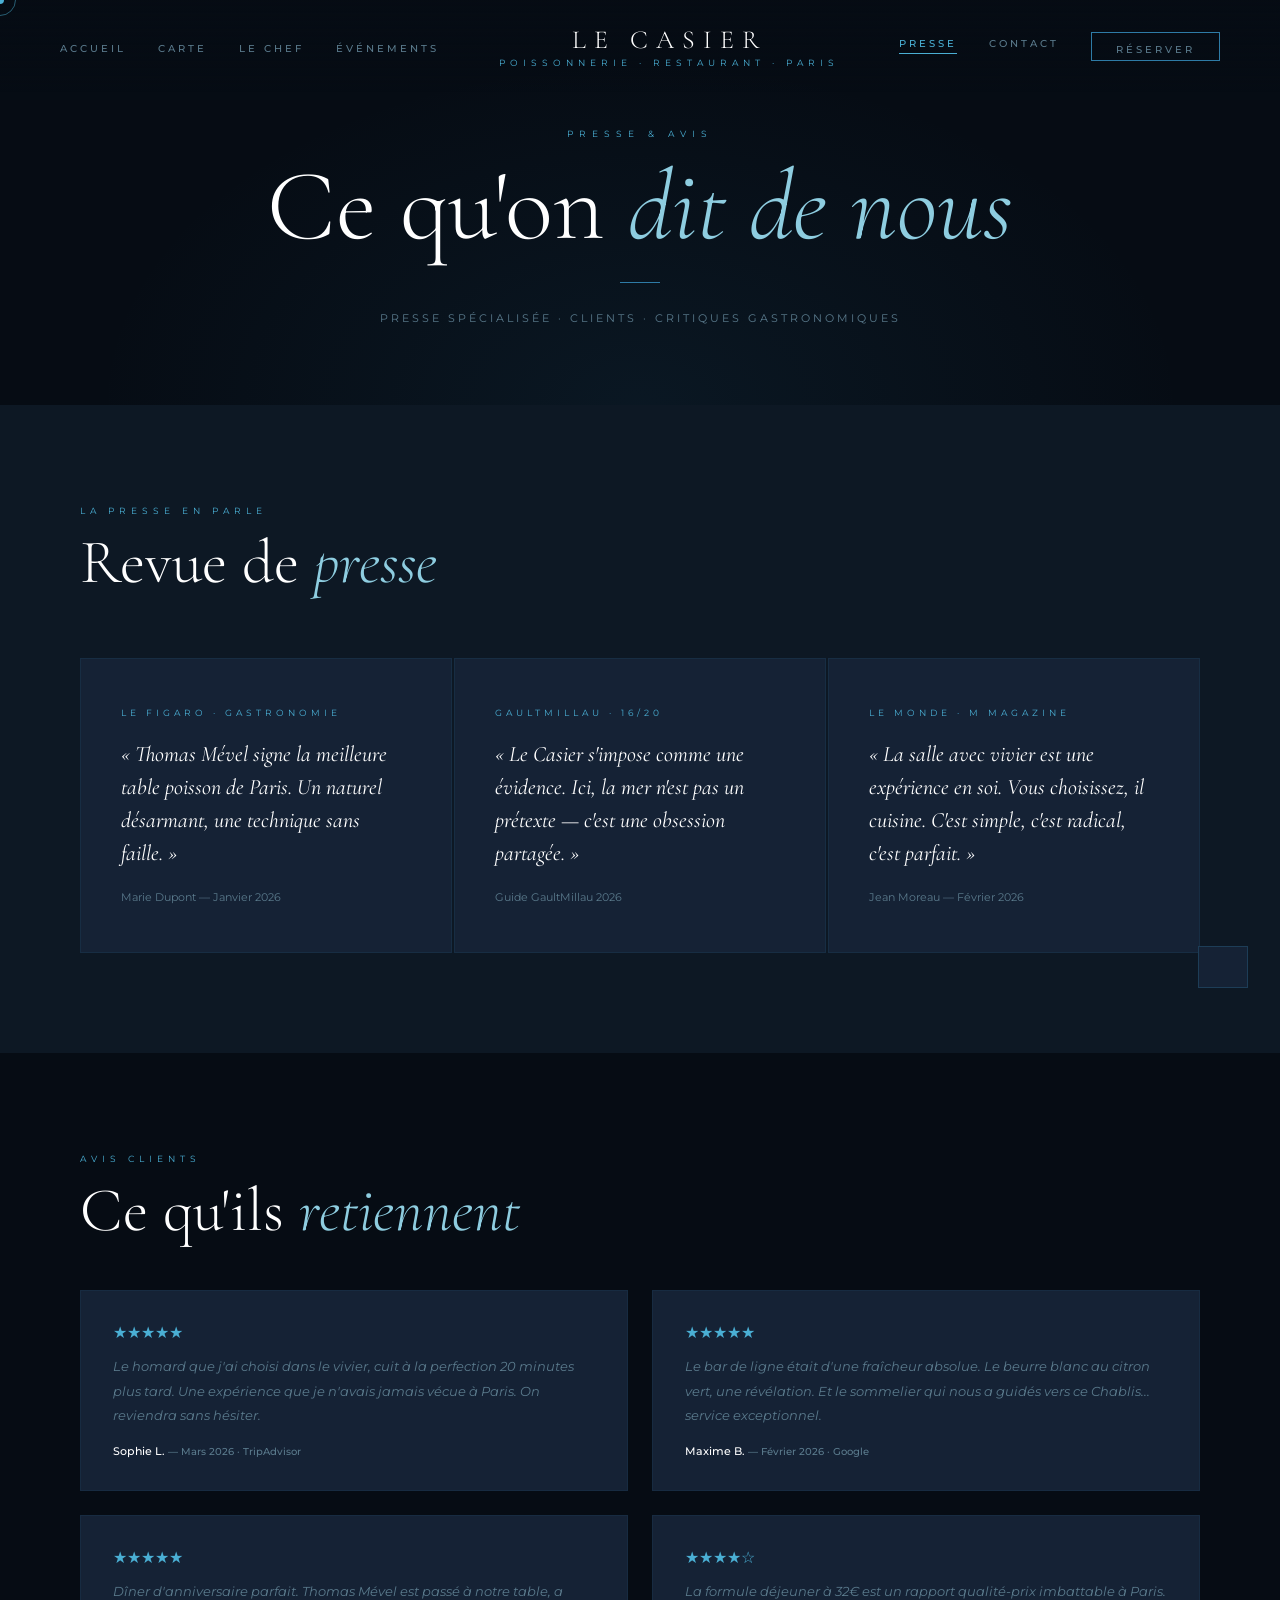
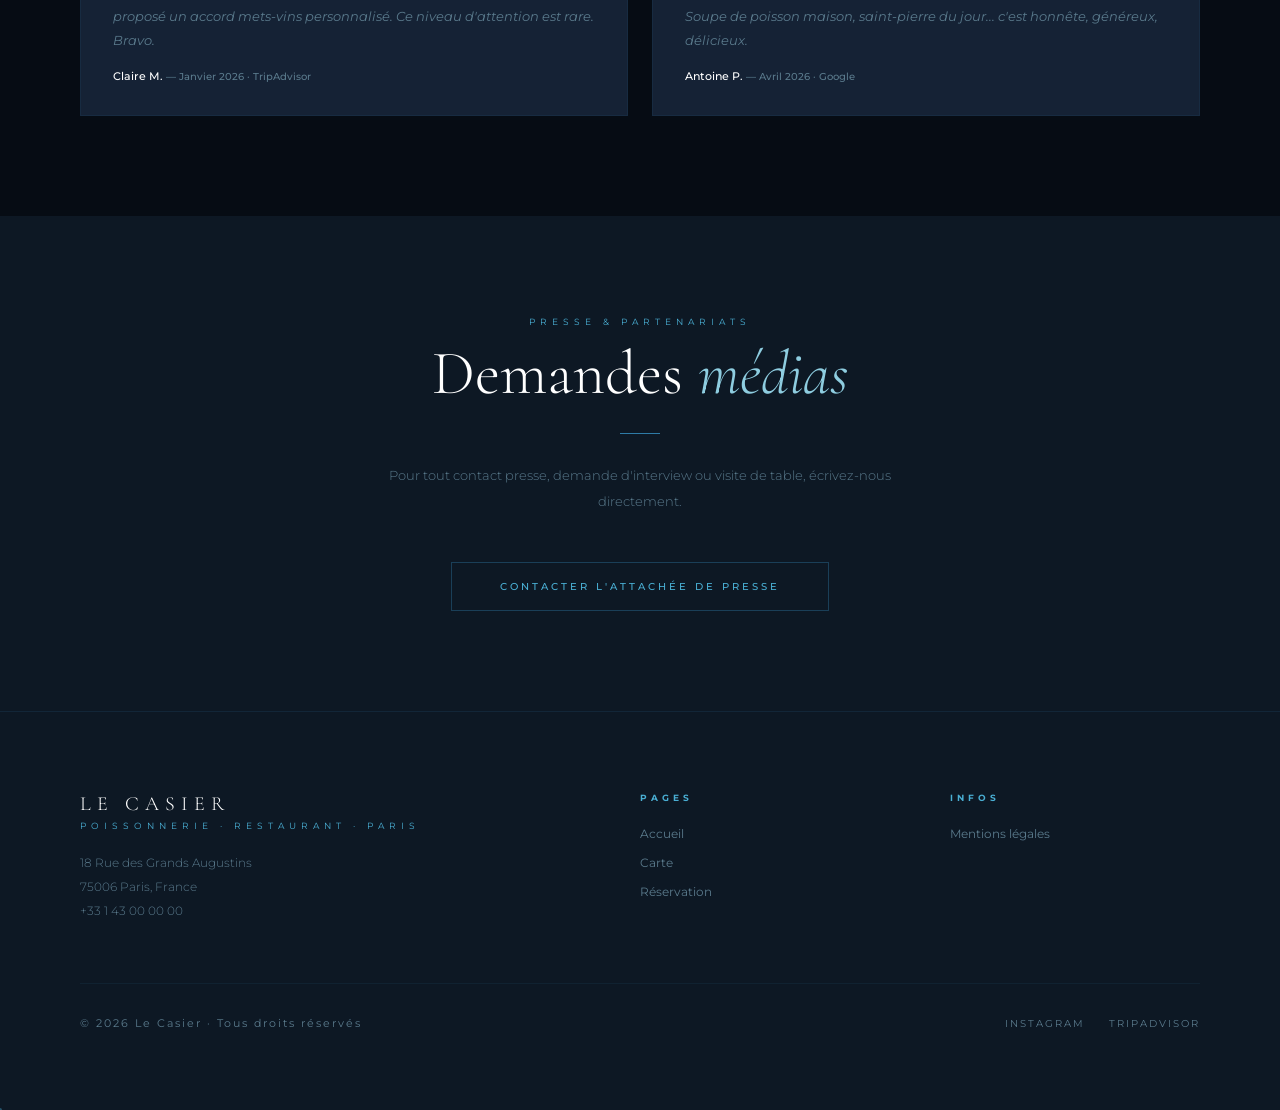
<file: presse.html>
<!DOCTYPE html>
<html lang="fr">
<head>
<meta charset="UTF-8">
<meta name="viewport" content="width=device-width, initial-scale=1.0">
<title>Presse & Avis — Le Casier</title>
<link rel="stylesheet" href="style.css">
<style>
.press-grid { display: grid; grid-template-columns: repeat(3,1fr); gap: 2px; margin-top: 64px; }
.press-card { background: var(--profond); border: 1px solid rgba(46,123,166,0.12); padding: 48px 40px; }
.press-source { font-size: 9px; letter-spacing: 4px; color: var(--bleu-clair); text-transform: uppercase; margin-bottom: 20px; }
.press-quote { font-family:'Cormorant Garamond',serif; font-size:22px; color:#fff; font-style:italic; line-height:1.5; margin-bottom:20px; }
.press-quote::before { content:'«\00a0'; }
.press-quote::after  { content:'\00a0»'; }
.press-meta { font-size:11px; color:var(--texte-doux); }
.avis-grid { display: grid; grid-template-columns: repeat(2,1fr); gap: 24px; margin-top: 48px; }
.avis-card { background: var(--profond); border: 1px solid rgba(46,123,166,0.1); padding: 32px; }
.avis-stars { color: var(--bleu-clair); font-size:16px; margin-bottom:12px; }
.avis-text { font-size:13px; color:var(--texte-doux); line-height:1.9; font-style:italic; margin-bottom:16px; }
.avis-author { font-size:11px; color:#fff; font-weight:500; }
.avis-date { font-size:10px; color:var(--texte-doux); }
@media(max-width:768px) { .press-grid, .avis-grid { grid-template-columns:1fr; } }
</style>
</head>
<body>
<div class="page-transition"></div>
<div class="cursor" id="cursor"></div>
<div class="cursor-ring" id="cursorRing"></div>

<nav id="navbar">
  <ul class="nav-links">
    <li><a href="index.html">Accueil</a></li>
    <li><a href="menu.html">Carte</a></li>
    <li><a href="chef.html">Le Chef</a></li>
    <li><a href="evenements.html">Événements</a></li>
  </ul>
  <a href="index.html" class="nav-logo">
    <div class="nav-logo-name">Le Casier</div>
    <div class="nav-logo-sub">Poissonnerie · Restaurant · Paris</div>
  </a>
  <ul class="nav-links" style="justify-content:flex-end;">
    <li><a href="presse.html" class="active">Presse</a></li>
    <li><a href="contact.html">Contact</a></li>
    <li><a href="reservation.html" class="nav-reserve">Réserver</a></li>
  </ul>
</nav>

<section class="page-hero">
  <div class="page-hero-content">
    <p class="page-eyebrow reveal">Presse & Avis</p>
    <h1 class="page-title reveal">Ce qu'on <em>dit de nous</em></h1>
    <div class="blue-line reveal"></div>
    <p class="page-subtitle reveal">Presse spécialisée · Clients · Critiques gastronomiques</p>
  </div>
</section>

<section class="section" style="background:var(--nuit);">
  <p class="section-eyebrow reveal">La presse en parle</p>
  <h2 class="section-title reveal">Revue de <em>presse</em></h2>
  <div class="press-grid">
    <div class="press-card reveal">
      <p class="press-source">Le Figaro · Gastronomie</p>
      <p class="press-quote">Thomas Mével signe la meilleure table poisson de Paris. Un naturel désarmant, une technique sans faille.</p>
      <p class="press-meta">Marie Dupont — Janvier 2026</p>
    </div>
    <div class="press-card reveal">
      <p class="press-source">GaultMillau · 16/20</p>
      <p class="press-quote">Le Casier s'impose comme une évidence. Ici, la mer n'est pas un prétexte — c'est une obsession partagée.</p>
      <p class="press-meta">Guide GaultMillau 2026</p>
    </div>
    <div class="press-card reveal">
      <p class="press-source">Le Monde · M Magazine</p>
      <p class="press-quote">La salle avec vivier est une expérience en soi. Vous choisissez, il cuisine. C'est simple, c'est radical, c'est parfait.</p>
      <p class="press-meta">Jean Moreau — Février 2026</p>
    </div>
  </div>
</section>

<section class="section" style="background:var(--noir);">
  <p class="section-eyebrow reveal">Avis clients</p>
  <h2 class="section-title reveal">Ce qu'ils <em>retiennent</em></h2>
  <div class="avis-grid">
    <div class="avis-card reveal">
      <p class="avis-stars">★★★★★</p>
      <p class="avis-text">Le homard que j'ai choisi dans le vivier, cuit à la perfection 20 minutes plus tard. Une expérience que je n'avais jamais vécue à Paris. On reviendra sans hésiter.</p>
      <p class="avis-author">Sophie L. <span class="avis-date">— Mars 2026 · TripAdvisor</span></p>
    </div>
    <div class="avis-card reveal">
      <p class="avis-stars">★★★★★</p>
      <p class="avis-text">Le bar de ligne était d'une fraîcheur absolue. Le beurre blanc au citron vert, une révélation. Et le sommelier qui nous a guidés vers ce Chablis... service exceptionnel.</p>
      <p class="avis-author">Maxime B. <span class="avis-date">— Février 2026 · Google</span></p>
    </div>
    <div class="avis-card reveal">
      <p class="avis-stars">★★★★★</p>
      <p class="avis-text">Dîner d'anniversaire parfait. Thomas Mével est passé à notre table, a proposé un accord mets-vins personnalisé. Ce niveau d'attention est rare. Bravo.</p>
      <p class="avis-author">Claire M. <span class="avis-date">— Janvier 2026 · TripAdvisor</span></p>
    </div>
    <div class="avis-card reveal">
      <p class="avis-stars">★★★★☆</p>
      <p class="avis-text">La formule déjeuner à 32€ est un rapport qualité-prix imbattable à Paris. Soupe de poisson maison, saint-pierre du jour... c'est honnête, généreux, délicieux.</p>
      <p class="avis-author">Antoine P. <span class="avis-date">— Avril 2026 · Google</span></p>
    </div>
  </div>
</section>

<section class="section" style="background:var(--nuit);text-align:center;">
  <p class="section-eyebrow reveal">Presse &amp; Partenariats</p>
  <h2 class="section-title reveal">Demandes <em>médias</em></h2>
  <div class="blue-line reveal"></div>
  <p class="section-intro reveal" style="margin:0 auto 48px;">Pour tout contact presse, demande d'interview ou visite de table, écrivez-nous directement.</p>
  <a href="contact.html" class="btn-ghost reveal">Contacter l'attachée de presse</a>
</section>

<footer>
  <div class="footer-inner">
    <div class="footer-brand"><div class="nav-logo-name" style="font-size:20px;letter-spacing:6px;">Le Casier</div><div class="nav-logo-sub" style="margin-top:4px;">Poissonnerie · Restaurant · Paris</div><p>18 Rue des Grands Augustins<br>75006 Paris, France<br>+33 1 43 00 00 00</p></div>
    <div class="footer-links"><h4>Pages</h4><ul><li><a href="index.html">Accueil</a></li><li><a href="menu.html">Carte</a></li><li><a href="reservation.html">Réservation</a></li></ul></div>
    <div class="footer-links"><h4>Infos</h4><ul><li><a href="#">Mentions légales</a></li></ul></div>
  </div>
  <div class="footer-bottom"><p>© 2026 Le Casier · Tous droits réservés</p><div class="footer-social"><a href="#">Instagram</a><a href="#">TripAdvisor</a></div></div>
</footer>
<div class="notif" id="notif"><div class="notif-title"></div><div class="notif-text"></div></div>
<script src="main.js"></script>
</body>
</html>
</file>
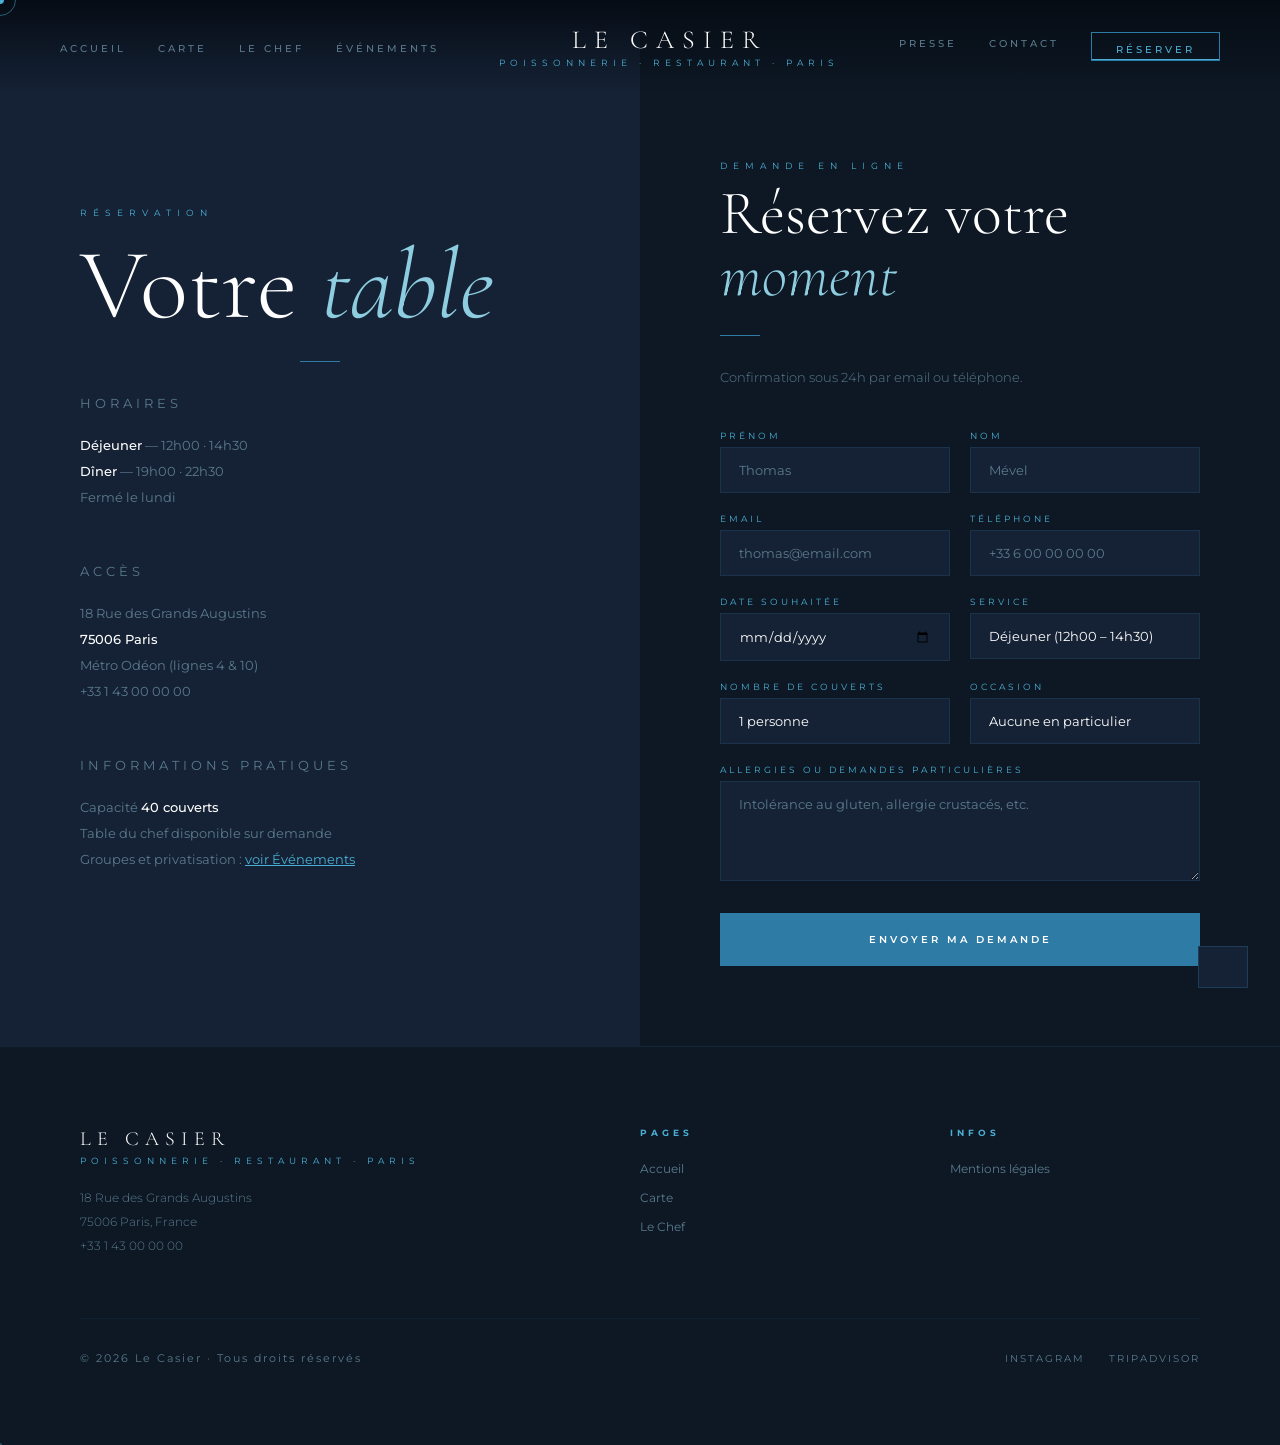
<file: reservation.html>
<!DOCTYPE html>
<html lang="fr">
<head>
<meta charset="UTF-8">
<meta name="viewport" content="width=device-width, initial-scale=1.0">
<title>Réservation — Le Casier</title>
<link rel="stylesheet" href="style.css">
<style>
.resa-layout { display: grid; grid-template-columns: 1fr 1fr; min-height: calc(100vh - 80px); }
.resa-info { background: var(--profond); padding: 160px 80px 80px; display: flex; flex-direction: column; justify-content: center; }
.resa-form-wrap { background: var(--nuit); padding: 160px 80px 80px; }
.info-block { margin-bottom: 48px; }
.info-block-title { font-size: 9px; letter-spacing: 4px; color: var(--bleu-clair); text-transform: uppercase; margin-bottom: 16px; }
.info-block p { font-size: 13px; color: var(--texte-doux); line-height: 2; }
.info-block p strong { color: #fff; font-weight: 500; }
.form-grid { display: grid; grid-template-columns: 1fr 1fr; gap: 20px; }
.form-full { grid-column: 1/-1; }
.form-submit { margin-top: 32px; }
@media(max-width:768px) { .resa-layout { grid-template-columns:1fr; } .resa-info, .resa-form-wrap { padding: 80px 24px 60px; } .form-grid { grid-template-columns:1fr; } }
</style>
</head>
<body>
<div class="page-transition"></div>
<div class="cursor" id="cursor"></div>
<div class="cursor-ring" id="cursorRing"></div>

<nav id="navbar">
  <ul class="nav-links">
    <li><a href="index.html">Accueil</a></li>
    <li><a href="menu.html">Carte</a></li>
    <li><a href="chef.html">Le Chef</a></li>
    <li><a href="evenements.html">Événements</a></li>
  </ul>
  <a href="index.html" class="nav-logo">
    <div class="nav-logo-name">Le Casier</div>
    <div class="nav-logo-sub">Poissonnerie · Restaurant · Paris</div>
  </a>
  <ul class="nav-links" style="justify-content:flex-end;">
    <li><a href="presse.html">Presse</a></li>
    <li><a href="contact.html">Contact</a></li>
    <li><a href="reservation.html" class="nav-reserve">Réserver</a></li>
  </ul>
</nav>

<div class="resa-layout">
  <div class="resa-info">
    <p class="page-eyebrow reveal">Réservation</p>
    <h1 class="page-title reveal">Votre <em>table</em></h1>
    <div class="blue-line reveal"></div>
    <div class="info-block reveal">
      <p class="info-block-title">Horaires</p>
      <p>
        <strong>Déjeuner</strong> — 12h00 · 14h30<br>
        <strong>Dîner</strong> — 19h00 · 22h30<br>
        Fermé le lundi
      </p>
    </div>
    <div class="info-block reveal">
      <p class="info-block-title">Accès</p>
      <p>
        18 Rue des Grands Augustins<br>
        <strong>75006 Paris</strong><br>
        Métro Odéon (lignes 4 & 10)<br>
        +33 1 43 00 00 00
      </p>
    </div>
    <div class="info-block reveal">
      <p class="info-block-title">Informations pratiques</p>
      <p>
        Capacité <strong>40 couverts</strong><br>
        Table du chef disponible sur demande<br>
        Groupes et privatisation : <a href="evenements.html" style="color:var(--bleu-clair);">voir Événements</a>
      </p>
    </div>
  </div>

  <div class="resa-form-wrap">
    <p class="page-eyebrow reveal" style="margin-bottom:12px;">Demande en ligne</p>
    <h2 class="section-title reveal" style="margin-bottom:8px;">Réservez votre <em>moment</em></h2>
    <div class="blue-line reveal" style="margin-left:0;"></div>
    <p class="section-intro reveal" style="margin-bottom:40px;">Confirmation sous 24h par email ou téléphone.</p>

    <form id="resaForm" data-restaurant-slug="le-casier">
      <div class="form-grid">
        <div class="form-group reveal">
          <label class="form-label">Prénom</label>
          <input class="form-input" type="text" placeholder="Thomas" required>
        </div>
        <div class="form-group reveal">
          <label class="form-label">Nom</label>
          <input class="form-input" type="text" placeholder="Mével" required>
        </div>
        <div class="form-group reveal">
          <label class="form-label">Email</label>
          <input class="form-input" type="email" placeholder="thomas@email.com" required>
        </div>
        <div class="form-group reveal">
          <label class="form-label">Téléphone</label>
          <input class="form-input" type="tel" placeholder="+33 6 00 00 00 00">
        </div>
        <div class="form-group reveal">
          <label class="form-label">Date souhaitée</label>
          <input class="form-input" type="date" required>
        </div>
        <div class="form-group reveal">
          <label class="form-label">Service</label>
          <select class="form-select form-input">
            <option>Déjeuner (12h00 – 14h30)</option>
            <option>Dîner (19h00 – 22h30)</option>
          </select>
        </div>
        <div class="form-group reveal">
          <label class="form-label">Nombre de couverts</label>
          <select class="form-select form-input">
            <option>1 personne</option>
            <option>2 personnes</option>
            <option>3 personnes</option>
            <option>4 personnes</option>
            <option>5 personnes</option>
            <option>6 personnes</option>
            <option>7 personnes ou plus</option>
          </select>
        </div>
        <div class="form-group reveal">
          <label class="form-label">Occasion</label>
          <select class="form-select form-input">
            <option>Aucune en particulier</option>
            <option>Anniversaire</option>
            <option>Romantique</option>
            <option>Affaires</option>
            <option>Famille</option>
            <option>Table du chef</option>
          </select>
        </div>
        <div class="form-group form-full reveal">
          <label class="form-label">Allergies ou demandes particulières</label>
          <textarea class="form-textarea" placeholder="Intolérance au gluten, allergie crustacés, etc."></textarea>
        </div>
      </div>
      <div class="form-submit reveal">
        <button type="submit" class="btn-blue" style="width:100%;text-align:center;padding:20px;">Envoyer ma demande</button>
      </div>
    </form>
  </div>
</div>

<footer>
  <div class="footer-inner">
    <div class="footer-brand"><div class="nav-logo-name" style="font-size:20px;letter-spacing:6px;">Le Casier</div><div class="nav-logo-sub" style="margin-top:4px;">Poissonnerie · Restaurant · Paris</div><p>18 Rue des Grands Augustins<br>75006 Paris, France<br>+33 1 43 00 00 00</p></div>
    <div class="footer-links"><h4>Pages</h4><ul><li><a href="index.html">Accueil</a></li><li><a href="menu.html">Carte</a></li><li><a href="chef.html">Le Chef</a></li></ul></div>
    <div class="footer-links"><h4>Infos</h4><ul><li><a href="#">Mentions légales</a></li></ul></div>
  </div>
  <div class="footer-bottom"><p>© 2026 Le Casier · Tous droits réservés</p><div class="footer-social"><a href="#">Instagram</a><a href="#">TripAdvisor</a></div></div>
</footer>
<div class="notif" id="notif"><div class="notif-title"></div><div class="notif-text"></div></div>
<script src="main.js"></script>
</body>
</html>
</file>
<file: style.css>
@import url('https://fonts.googleapis.com/css2?family=Cormorant+Garamond:ital,wght@0,300;0,400;0,600;1,300;1,400&family=Montserrat:wght@300;400;500;600&display=swap');

:root {
  --bleu:        #2E7BA6;
  --bleu-clair:  #4AAFD4;
  --bleu-pale:   #8ECDE0;
  --argent:      #C4D8E8;
  --noir:        #060C14;
  --nuit:        #0D1824;
  --profond:     #152235;
  --brume:       #1E3248;
  --creme:       #F0F7FC;
  --texte:       #A8C4D8;
  --texte-doux:  #5A7A8C;
}

* { margin: 0; padding: 0; box-sizing: border-box; }
html { scroll-behavior: smooth; }
body { background: var(--noir); color: var(--texte); font-family: 'Montserrat', sans-serif; overflow-x: hidden; cursor: none; }

/* CURSEUR */
.cursor      { position: fixed; width: 8px; height: 8px; background: var(--bleu-clair); border-radius: 50%; pointer-events: none; z-index: 9999; transform: translate(-50%,-50%); transition: transform 0.1s; }
.cursor-ring { position: fixed; width: 32px; height: 32px; border: 1px solid rgba(74,175,212,0.5); border-radius: 50%; pointer-events: none; z-index: 9998; transform: translate(-50%,-50%); transition: all 0.15s ease; }

/* NAV */
nav { position: fixed; top: 0; width: 100%; z-index: 100; padding: 24px 60px; display: flex; justify-content: space-between; align-items: center; transition: all 0.4s; background: linear-gradient(to bottom, rgba(6,12,20,0.98), transparent); }
nav.scrolled { background: rgba(6,12,20,0.98); backdrop-filter: blur(20px); padding: 16px 60px; border-bottom: 1px solid rgba(46,123,166,0.18); }
.nav-logo { text-align: center; text-decoration: none; display: block; }
.nav-logo-name { font-family: 'Cormorant Garamond', serif; font-size: 26px; font-weight: 300; letter-spacing: 8px; color: #fff; text-transform: uppercase; }
.nav-logo-sub { font-size: 9px; letter-spacing: 5px; color: var(--bleu-clair); text-transform: uppercase; margin-top: 2px; }
.nav-links { display: flex; gap: 32px; list-style: none; }
.nav-links a { color: var(--texte-doux); text-decoration: none; font-size: 10px; font-weight: 500; letter-spacing: 3px; text-transform: uppercase; transition: color 0.3s; position: relative; padding-bottom: 4px; }
.nav-links a::after { content: ''; position: absolute; bottom: 0; left: 0; width: 0; height: 1px; background: var(--bleu-clair); transition: width 0.3s; }
.nav-links a:hover, .nav-links a.active { color: var(--bleu-clair); }
.nav-links a:hover::after, .nav-links a.active::after { width: 100%; }
.nav-reserve { background: transparent; border: 1px solid var(--bleu); color: var(--bleu-clair); padding: 10px 24px; font-family: 'Montserrat', sans-serif; font-size: 9px; font-weight: 500; letter-spacing: 3px; text-transform: uppercase; cursor: none; transition: all 0.3s; text-decoration: none; display: inline-block; }
.nav-reserve:hover { background: var(--bleu); color: #fff; }

/* PAGE HERO */
.page-hero { min-height: 45vh; display: flex; align-items: flex-end; justify-content: center; padding-bottom: 80px; padding-top: 120px; position: relative; overflow: hidden; background: var(--noir); }
.page-hero::before { content: ''; position: absolute; inset: 0; background: radial-gradient(ellipse at 50% 100%, rgba(46,123,166,0.1) 0%, transparent 60%); }
.page-hero-content { text-align: center; position: relative; z-index: 2; }
.page-eyebrow { font-size: 9px; letter-spacing: 6px; color: var(--bleu-clair); text-transform: uppercase; margin-bottom: 20px; }
.page-title { font-family: 'Cormorant Garamond', serif; font-size: clamp(52px, 8vw, 100px); font-weight: 300; line-height: 0.95; color: #fff; }
.page-title em { font-style: italic; color: var(--bleu-pale); }
.blue-line { width: 40px; height: 1px; background: var(--bleu); margin: 28px auto; }
.page-subtitle { font-size: 11px; letter-spacing: 3px; color: var(--texte-doux); text-transform: uppercase; }

/* SECTIONS */
.section { padding: 100px 80px; }
.section-eyebrow { font-size: 9px; letter-spacing: 5px; color: var(--bleu-clair); text-transform: uppercase; margin-bottom: 16px; }
.section-title { font-family: 'Cormorant Garamond', serif; font-size: clamp(38px, 5vw, 62px); font-weight: 300; color: #fff; line-height: 1; }
.section-title em { font-style: italic; color: var(--bleu-pale); }
.section-intro { font-size: 13px; color: var(--texte-doux); line-height: 2; max-width: 520px; font-weight: 300; }

/* BOUTONS */
.btn-blue { background: var(--bleu); color: #fff; border: none; padding: 18px 48px; font-family: 'Montserrat', sans-serif; font-size: 10px; font-weight: 600; letter-spacing: 3px; text-transform: uppercase; cursor: none; transition: all 0.3s; text-decoration: none; display: inline-block; }
.btn-blue:hover { background: var(--bleu-clair); transform: translateY(-2px); }
.btn-ghost { background: transparent; color: var(--bleu-clair); border: 1px solid rgba(46,123,166,0.4); padding: 17px 48px; font-family: 'Montserrat', sans-serif; font-size: 10px; font-weight: 500; letter-spacing: 3px; text-transform: uppercase; cursor: none; transition: all 0.3s; text-decoration: none; display: inline-block; }
.btn-ghost:hover { border-color: var(--bleu-clair); background: rgba(46,123,166,0.08); }

/* FOOTER */
footer { background: var(--nuit); border-top: 1px solid rgba(46,123,166,0.15); padding: 80px; }
.footer-inner { display: grid; grid-template-columns: 2fr 1fr 1fr; gap: 60px; margin-bottom: 60px; }
.footer-brand p { font-size: 12px; color: var(--texte-doux); line-height: 2; margin-top: 20px; font-weight: 300; }
.footer-links h4 { font-size: 9px; letter-spacing: 4px; color: var(--bleu-clair); text-transform: uppercase; margin-bottom: 20px; }
.footer-links ul { list-style: none; }
.footer-links li { margin-bottom: 10px; }
.footer-links a { color: var(--texte-doux); text-decoration: none; font-size: 12px; transition: color 0.3s; }
.footer-links a:hover { color: var(--bleu-clair); }
.footer-bottom { border-top: 1px solid rgba(46,123,166,0.1); padding-top: 32px; display: flex; justify-content: space-between; align-items: center; }
.footer-bottom p { font-size: 11px; color: var(--texte-doux); letter-spacing: 2px; }
.footer-social { display: flex; gap: 24px; }
.footer-social a { color: var(--texte-doux); text-decoration: none; font-size: 10px; letter-spacing: 2px; text-transform: uppercase; transition: color 0.3s; }
.footer-social a:hover { color: var(--bleu-clair); }

/* NOTIFICATIONS */
.notif { position: fixed; bottom: 32px; right: 32px; background: var(--profond); border: 1px solid rgba(46,123,166,0.3); padding: 18px 24px; transform: translateY(120px); transition: transform 0.4s; z-index: 500; max-width: 320px; }
.notif.show { transform: translateY(0); }
.notif-title { font-size: 11px; font-weight: 600; letter-spacing: 2px; color: var(--bleu-clair); text-transform: uppercase; margin-bottom: 4px; }
.notif-text { font-size: 12px; color: var(--texte-doux); }

/* TRANSITIONS PAGE */
.page-transition { position: fixed; inset: 0; background: var(--noir); z-index: 10000; transform: scaleY(0); transform-origin: bottom; pointer-events: none; }

/* FORMULAIRES */
.form-group { display: flex; flex-direction: column; gap: 6px; }
.form-label { font-size: 9px; letter-spacing: 3px; color: var(--bleu-clair); text-transform: uppercase; }
.form-input, .form-select, .form-textarea {
  background: var(--profond); border: 1px solid rgba(46,123,166,0.2);
  color: #fff; padding: 14px 18px; font-family: 'Montserrat', sans-serif;
  font-size: 13px; outline: none; transition: border-color 0.3s; width: 100%;
}
.form-input::placeholder, .form-textarea::placeholder { color: var(--texte-doux); }
.form-input:focus, .form-select:focus, .form-textarea:focus { border-color: var(--bleu); }
.form-select { appearance: none; cursor: none; }
.form-textarea { resize: vertical; min-height: 100px; }

/* MENU CARDS */
.menu-section { padding: 80px; }
.menu-section-title { font-family: 'Cormorant Garamond', serif; font-size: 42px; font-weight: 300; color: #fff; margin-bottom: 48px; }
.menu-section-title em { color: var(--bleu-pale); font-style: italic; }
.menu-items { display: flex; flex-direction: column; gap: 0; }
.menu-item { display: flex; align-items: baseline; justify-content: space-between; padding: 20px 0; border-bottom: 1px solid rgba(46,123,166,0.08); transition: padding 0.3s; gap: 20px; }
.menu-item:hover { padding-left: 8px; }
.menu-item-left { flex: 1; }
.menu-item-name { font-family: 'Cormorant Garamond', serif; font-size: 22px; font-weight: 400; color: #fff; margin-bottom: 4px; }
.menu-item-desc { font-size: 11px; color: var(--texte-doux); line-height: 1.8; font-style: italic; }
.menu-item-tag { font-size: 9px; letter-spacing: 2px; color: var(--bleu-clair); text-transform: uppercase; margin-bottom: 4px; }
.menu-item-price { font-family: 'Cormorant Garamond', serif; font-size: 22px; color: var(--bleu-clair); white-space: nowrap; flex-shrink: 0; }

/* REVEALS */
.reveal { opacity: 0; transform: translateY(32px); transition: opacity 0.8s ease, transform 0.8s ease; }
.reveal.visible { opacity: 1; transform: translateY(0); }

@media(max-width: 768px) {
  nav { padding: 16px 20px; }
  nav.scrolled { padding: 12px 20px; }
  .nav-links { display: none; }
  .section, .menu-section { padding: 60px 24px; }
  footer { padding: 60px 24px; }
  .footer-inner { grid-template-columns: 1fr; gap: 40px; }
}
</file>
